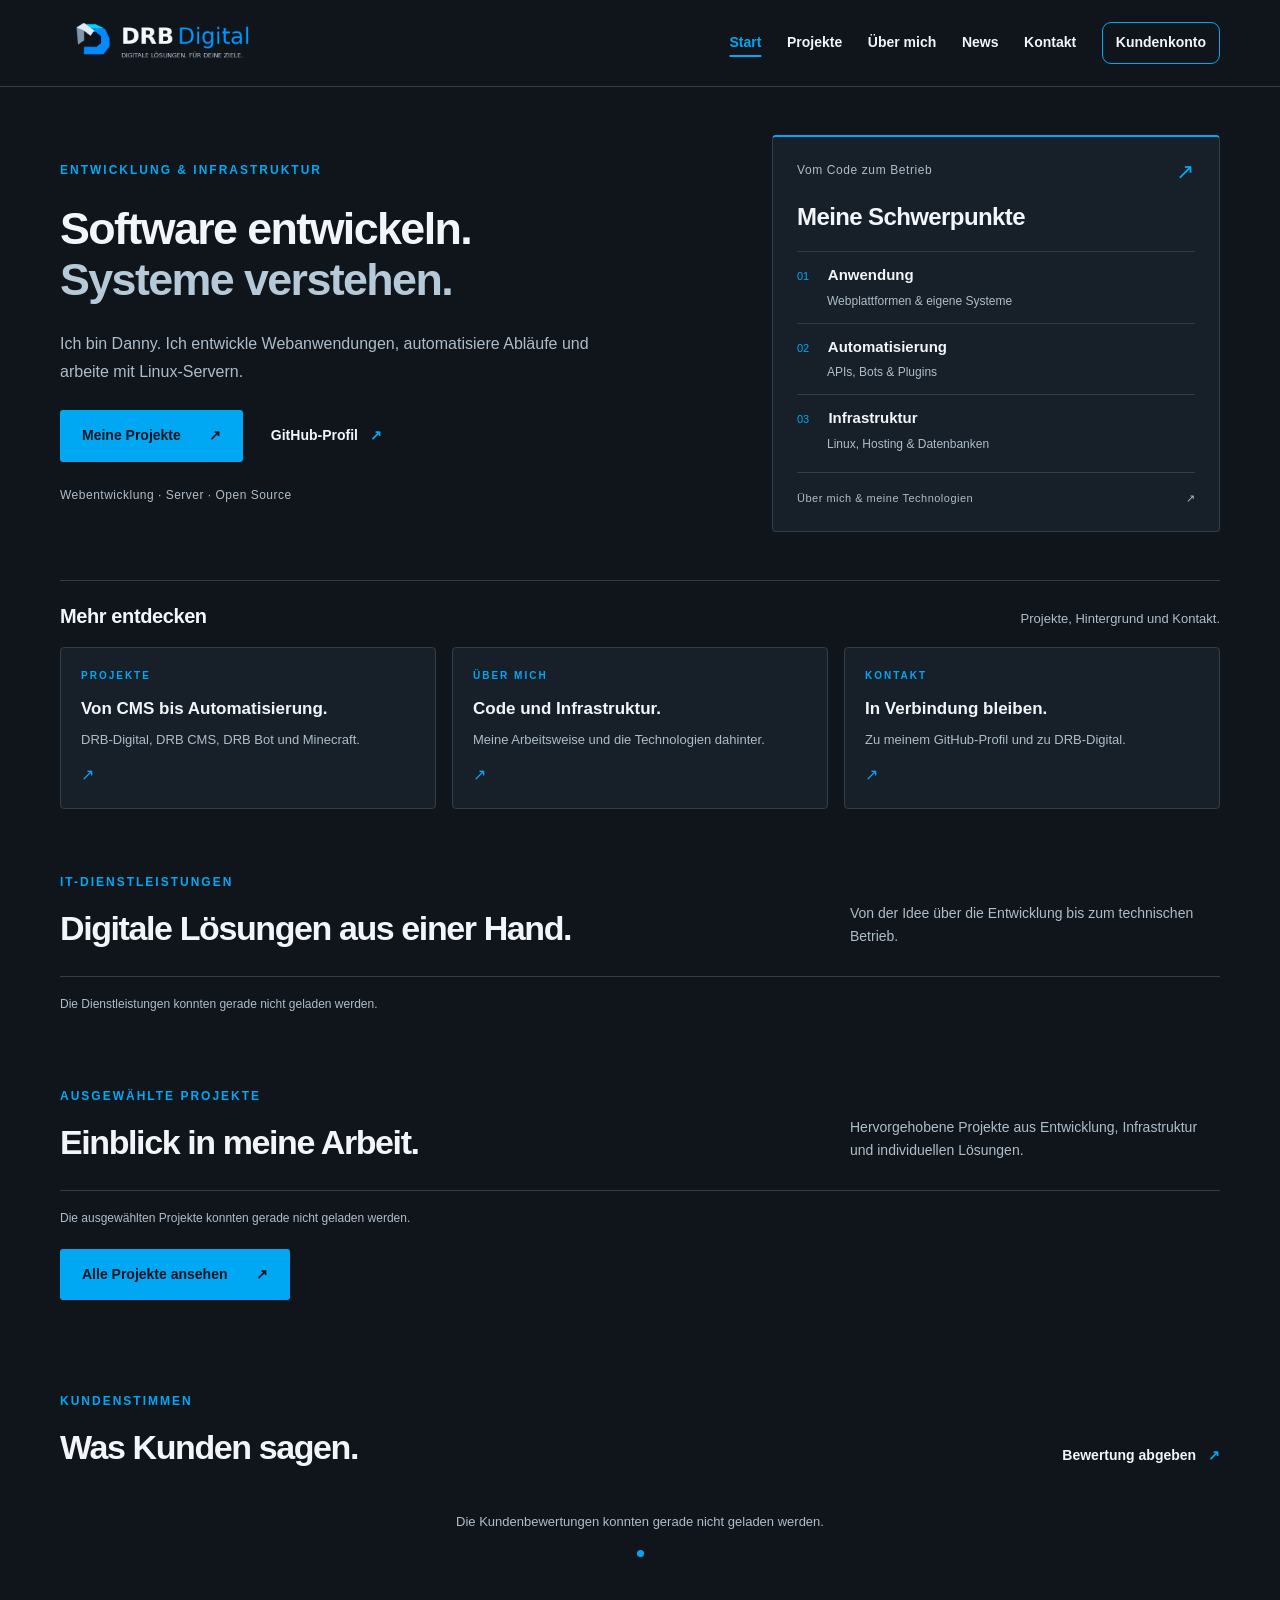
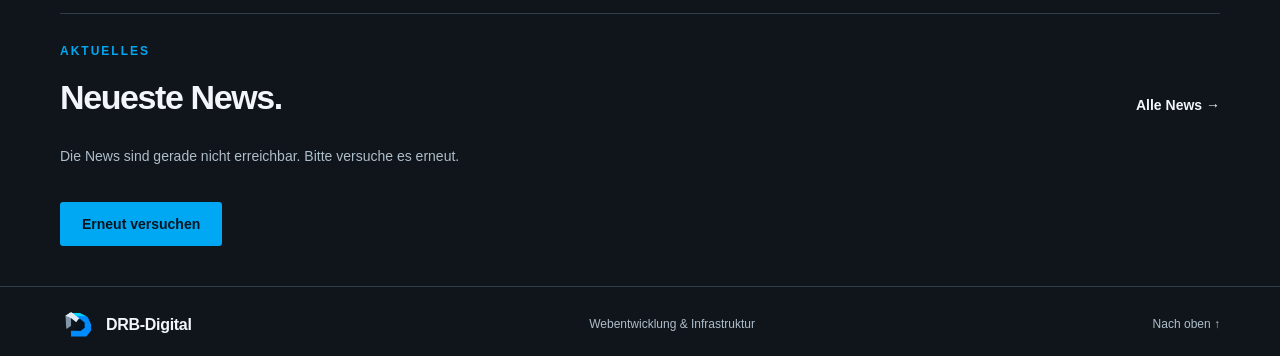
<file: index.html>
<!DOCTYPE html>
<html lang="de">
<head>
  <meta charset="UTF-8">
  <meta name="viewport" content="width=device-width, initial-scale=1">
  <meta name="description" content="Danny – Webentwicklung, Automatisierung und Linux-Infrastruktur. Projekte, Technologien und Kontakt.">
  <meta name="theme-color" content="#10151b">
  <title>Webentwicklung &amp; Infrastruktur — Danny</title>
  <link rel="icon" type="image/png" sizes="128x128" href="drb-digital-symbol-transparent-128px.png">
  <link rel="stylesheet" href="styles.css">
<style>
.home-services,.featured-projects{padding-top:24px;padding-bottom:48px}
.service-grid{display:grid;grid-template-columns:repeat(3,minmax(0,1fr));gap:16px}
.service-card{border:1px solid var(--line);border-radius:14px;background:var(--soft);padding:20px;cursor:pointer;transition:transform .18s ease,border-color .18s ease,background .18s ease}
.service-card:hover,.service-card:focus-visible{transform:translateY(-2px);border-color:var(--accent);outline:none}
.service-dialog{width:min(720px,calc(100% - 32px));max-height:85vh;overflow:auto;border:1px solid var(--line);border-radius:18px;background:#111a22;color:inherit;padding:0;box-shadow:0 24px 80px rgba(0,0,0,.45)}
.service-dialog::backdrop{background:rgba(4,9,14,.78);backdrop-filter:blur(4px)}
.service-dialog-inner{padding:28px}
.service-dialog-top{display:flex;align-items:flex-start;justify-content:space-between;gap:20px}
.service-dialog-top h2{margin:5px 0 0}
.service-dialog-close{border:1px solid var(--line);background:var(--soft);color:inherit;border-radius:999px;width:38px;height:38px;cursor:pointer;font-size:1.2rem}
.service-dialog-description{color:var(--body);line-height:1.7;margin:22px 0}
.service-dialog-section{margin-top:22px}
.service-dialog-section h3{margin:0 0 10px;font-size:1rem}
.service-tags{display:flex;flex-wrap:wrap;gap:8px}
.service-tags span{font-size:.78rem;padding:6px 9px;border:1px solid var(--line);border-radius:999px;color:var(--body)}
.service-features{margin:0;padding-left:20px;color:var(--body);line-height:1.8}
.service-dialog-footer{display:flex;align-items:center;justify-content:space-between;gap:16px;margin-top:28px;padding-top:20px;border-top:1px solid var(--line)}
.service-price{color:var(--body);font-size:.9rem}
.service-card .service-number{display:inline-block;margin-bottom:18px;color:var(--accent);font-size:.76rem;font-weight:700;letter-spacing:.08em}
.service-card h3{margin:0 0 9px}
.service-card p{margin:0;color:var(--body);line-height:1.6}
.featured-project-grid{display:grid;grid-template-columns:repeat(3,minmax(0,1fr));gap:16px}
.featured-project-card{display:flex;flex-direction:column;border:1px solid var(--line);border-radius:14px;background:var(--soft);padding:18px;min-height:210px}
.featured-project-card h3{margin:10px 0 8px}
.featured-project-card p{margin:0 0 14px;color:var(--body);line-height:1.55}
.featured-project-meta{display:flex;flex-wrap:wrap;gap:6px}
.featured-project-meta span{font-size:.7rem;padding:4px 7px;border:1px solid var(--line);border-radius:999px;color:var(--body)}
.featured-project-card .project-link{margin-top:auto}
.featured-project-footer{margin-top:20px}
@media(max-width:900px){.service-grid,.featured-project-grid{grid-template-columns:repeat(2,minmax(0,1fr))}}
@media(max-width:620px){.service-grid,.featured-project-grid{grid-template-columns:1fr}.service-dialog-inner{padding:20px}.service-dialog-footer{align-items:flex-start;flex-direction:column}}
</style>
<link rel="stylesheet" href="news.css">
<script src="news.js" defer></script>
</head>
<body id="top">
<div class="page-loader" id="page-loader" hidden aria-hidden="true">
  <div class="loader-content">
    <svg class="circuit" viewBox="0 0 360 240" fill="none" aria-hidden="true">
      <g class="circuit-traces">
        <path d="M0 45H80L115 80H140M0 120H140M0 195H80L115 160H140M360 45H280L245 80H220M360 120H220M360 195H280L245 160H220M155 0V80M205 0V80M155 240V160M205 240V160"/>
      </g>
      <g class="circuit-signals">
        <path pathLength="100" d="M0 45H80L115 80H140M0 120H140M0 195H80L115 160H140M360 45H280L245 80H220M360 120H220M360 195H280L245 160H220"/>
      </g>
      <rect class="chip" x="140" y="80" width="80" height="80" rx="10"/>
      <rect class="chip-inner" x="152" y="92" width="56" height="56" rx="5"/>
      <path class="chip-code" d="M172 110L161 120L172 130M188 110L199 120L188 130M184 106L176 134"/>
      <g class="circuit-nodes"><circle cx="80" cy="45" r="3"/><circle cx="80" cy="195" r="3"/><circle cx="280" cy="45" r="3"/><circle cx="280" cy="195" r="3"/></g>
    </svg>
    <p class="loader-name">Code. Systeme. Verbindungen.</p>
    <p class="loader-label">Willkommen bei DRB-Digital</p>
    <div class="loader-track"></div>
  </div>
</div>
<script src="loader.js"></script>
<a class="skip-link" href="#main">Zum Inhalt springen</a>
<header class="site-header"><div class="container header-inner">
<a class="brand brand-logo" href="index.html" aria-label="DRB-Digital – Startseite"><img src="drb-digital-transparent-600px.png" srcset="drb-digital-transparent-600px.png 600w, drb-digital-transparent-1200px.png 1200w" sizes="(max-width: 760px) 180px, 216px" width="600" height="200" alt="DRB Digital – Digitale Lösungen. Für deine Ziele."></a>
<nav aria-label="Hauptnavigation"><a href="index.html" aria-current="page">Start</a><a href="projekte.html">Projekte</a><a href="ueber-mich.html">Über mich</a><a href="news.html">News</a><a href="kontakt.html">Kontakt</a><a class="account-nav-link" href="konto.html">Kundenkonto</a></nav>
</div></header>
<main id="main">
<section class="hero container" id="start" aria-labelledby="hero-title">
<div class="hero-copy"><p class="eyebrow">Entwicklung & Infrastruktur</p>
<h1 id="hero-title">Software entwickeln.<br><span>Systeme verstehen.</span></h1>
<p class="lead">Ich bin Danny. Ich entwickle Webanwendungen, automatisiere Abläufe und arbeite mit Linux-Servern.</p>
<div class="actions"><a class="button primary" href="projekte.html">Meine Projekte <span aria-hidden="true">↗</span></a><a class="text-link" href="https://github.com/danny1984hb-de">GitHub-Profil <span aria-hidden="true">↗</span></a></div>
<p class="hero-note">Webentwicklung · Server · Open Source</p></div>
<aside class="focus-panel" aria-label="Meine Schwerpunkte"><div class="panel-top"><span>Vom Code zum Betrieb</span><span class="panel-mark" aria-hidden="true">↗</span></div><h2 class="panel-title">Meine Schwerpunkte</h2>
<dl class="focus-list"><div><dt><span aria-hidden="true">01</span> Anwendung</dt><dd>Webplattformen & eigene Systeme</dd></div><div><dt><span aria-hidden="true">02</span> Automatisierung</dt><dd>APIs, Bots & Plugins</dd></div><div><dt><span aria-hidden="true">03</span> Infrastruktur</dt><dd>Linux, Hosting & Datenbanken</dd></div></dl>
<a class="panel-bottom panel-link" href="ueber-mich.html">Über mich & meine Technologien <span aria-hidden="true">↗</span></a></aside>
</section>

<section class="container overview" aria-labelledby="overview-title"><div class="overview-heading"><h2 id="overview-title">Mehr entdecken</h2><p>Projekte, Hintergrund und Kontakt.</p></div><div class="overview-grid"><a href="projekte.html"><span class="eyebrow">Projekte</span><h3>Von CMS bis Automatisierung.</h3><p>DRB-Digital, DRB CMS, DRB Bot und Minecraft.</p><span class="overview-arrow" aria-hidden="true">↗</span></a><a href="ueber-mich.html"><span class="eyebrow">Über mich</span><h3>Code und Infrastruktur.</h3><p>Meine Arbeitsweise und die Technologien dahinter.</p><span class="overview-arrow" aria-hidden="true">↗</span></a><a href="kontakt.html"><span class="eyebrow">Kontakt</span><h3>In Verbindung bleiben.</h3><p>Zu meinem GitHub-Profil und zu DRB-Digital.</p><span class="overview-arrow" aria-hidden="true">↗</span></a></div></section>
<section class="container home-services" aria-labelledby="services-title">
<div class="section-header"><div><p class="eyebrow">IT-Dienstleistungen</p><h2 id="services-title">Digitale Lösungen aus einer Hand.</h2></div><p>Von der Idee über die Entwicklung bis zum technischen Betrieb.</p></div>
<div id="service-grid" class="service-grid" aria-live="polite"></div>
<p id="service-status" class="project-caption" role="status"></p>
<dialog id="service-dialog" class="service-dialog" aria-labelledby="service-dialog-title">
  <div class="service-dialog-inner">
    <div class="service-dialog-top">
      <div><p id="service-dialog-category" class="eyebrow"></p><h2 id="service-dialog-title"></h2></div>
      <button id="service-dialog-close" class="service-dialog-close" type="button" aria-label="Fenster schließen">×</button>
    </div>
    <p id="service-dialog-description" class="service-dialog-description"></p>
    <div id="service-features-wrap" class="service-dialog-section"><h3>Leistungen</h3><ul id="service-dialog-features" class="service-features"></ul></div>
    <div id="service-technologies-wrap" class="service-dialog-section"><h3>Technologien</h3><div id="service-dialog-technologies" class="service-tags"></div></div>
    <div class="service-dialog-footer"><span id="service-dialog-price" class="service-price"></span><a id="service-dialog-inquiry" class="button primary" href="kontakt.html">Anfrage senden <span aria-hidden="true">↗</span></a></div>
  </div>
</dialog>
</section>
<section class="container featured-projects" aria-labelledby="featured-projects-title">
<div class="section-header"><div><p class="eyebrow">Ausgewählte Projekte</p><h2 id="featured-projects-title">Einblick in meine Arbeit.</h2></div><p>Hervorgehobene Projekte aus Entwicklung, Infrastruktur und individuellen Lösungen.</p></div>
<div id="featured-project-grid" class="featured-project-grid" aria-live="polite"></div>
<p id="featured-project-status" class="project-caption" role="status"></p>
<div class="featured-project-footer"><a class="button primary" href="projekte.html">Alle Projekte ansehen <span aria-hidden="true">↗</span></a></div>
</section>
<section class="container testimonials-section" aria-labelledby="testimonials-title">
<div class="section-header"><div><p class="eyebrow">Kundenstimmen</p><h2 id="testimonials-title">Was Kunden sagen.</h2></div><div class="testimonial-actions"><a class="text-link" href="bewertung.html">Bewertung abgeben <span aria-hidden="true">↗</span></a></div></div>
<div class="testimonial-shell">
<button class="testimonial-nav testimonial-prev" type="button" aria-label="Vorherige Bewertung">‹</button>
<div class="testimonial-viewport"><div id="testimonial-track" class="testimonial-track" aria-live="polite"></div></div>
<button class="testimonial-nav testimonial-next" type="button" aria-label="Nächste Bewertung">›</button>
</div>
<p id="testimonial-status" class="testimonial-status" role="status"></p>
<div id="testimonial-dots" class="testimonial-dots" aria-label="Bewertungen auswählen"></div>
</section>
<section class="container home-news" aria-labelledby="home-news-title">
<div class="section-header"><div><p class="eyebrow">Aktuelles</p><h2 id="home-news-title">Neueste News.</h2></div><a class="text-link" href="news.html">Alle News →</a></div>
<p id="news-status" role="status" aria-live="polite"></p>
<div id="news-list" class="news-grid" data-limit="3" aria-busy="false"></div>
<button id="news-retry" class="button primary news-retry" type="button" hidden>Erneut versuchen</button>
<noscript><p>Bitte aktiviere JavaScript, um aktuelle News anzuzeigen.</p></noscript>
</section>
</main>
<footer class="site-footer"><div class="container footer-inner"><a class="brand brand-footer" href="index.html" aria-label="DRB-Digital – Startseite"><img src="drb-digital-symbol-transparent-128px.png" width="36" height="36" alt=""><span>DRB-Digital</span></a><p>Webentwicklung & Infrastruktur</p><a href="#top">Nach oben <span aria-hidden="true">↑</span></a></div></footer>
<script>
(() => {
 const endpoint='https://github.drb-digital.de/drb-testimonials/api/public';
 const track=document.getElementById('testimonial-track'), status=document.getElementById('testimonial-status'), dots=document.getElementById('testimonial-dots');
 const prev=document.querySelector('.testimonial-prev'), next=document.querySelector('.testimonial-next');
 let items=[], index=0, timer;
 const sourceLabel=s=>s==='google'?'Google-Bewertung':s==='customer'?'Kundenbewertung':'Direkte Bewertung';
 const esc=s=>String(s??'').replace(/[&<>"']/g,m=>({'&':'&amp;','<':'&lt;','>':'&gt;','"':'&quot;',"'":'&#039;'}[m]));
 const perView=()=>innerWidth<=760?1:2;
 function render(){
   const count=perView(), max=Math.max(0,items.length-count); index=Math.min(index,max);
   track.innerHTML=items.map(x=>`<article class="testimonial-card"><div class="testimonial-top"><span class="testimonial-stars" aria-label="${x.rating} von 5 Sternen">${'★'.repeat(x.rating)}${'☆'.repeat(5-x.rating)}</span><span class="testimonial-source">${esc(sourceLabel(x.source))}</span></div><blockquote>“${esc(x.content)}”</blockquote><footer><strong>${esc(x.name)}</strong>${x.company?`<span>${esc(x.company)}</span>`:''}</footer></article>`).join('');
   track.style.transform=`translateX(calc(-${index} * ((100% - ${(count-1)*16}px) / ${count} + 16px)))`;
   const pages=max+1; dots.innerHTML=Array.from({length:pages},(_,i)=>`<button type="button" aria-label="Bewertung ${i+1}" class="${i===index?'active':''}" data-i="${i}"></button>`).join('');
   prev.disabled=index===0; next.disabled=index>=max;
 }
 function move(n){const max=Math.max(0,items.length-perView());index=index+n>max?0:index+n<0?max:index+n;render();restart()}
 function restart(){clearInterval(timer);if(items.length>perView())timer=setInterval(()=>move(1),6500)}
 prev.addEventListener('click',()=>move(-1));next.addEventListener('click',()=>move(1));
 dots.addEventListener('click',e=>{if(e.target.dataset.i!==undefined){index=Number(e.target.dataset.i);render();restart()}});
 addEventListener('resize',render);
 fetch(endpoint,{headers:{Accept:'application/json'}}).then(r=>{if(!r.ok)throw new Error();return r.json()}).then(j=>{items=Array.isArray(j.data)?j.data:[];if(!items.length){status.textContent='Noch keine freigegebenen Bewertungen vorhanden.';prev.hidden=next.hidden=true;return}status.textContent='';render();restart()}).catch(()=>{status.textContent='Die Kundenbewertungen konnten gerade nicht geladen werden.';prev.hidden=next.hidden=true});
})();
</script>
<script>
(() => {
 const endpoint='https://github.drb-digital.de/drb-services/api/public';
 const grid=document.getElementById('service-grid'),status=document.getElementById('service-status');
 const dialog=document.getElementById('service-dialog'),close=document.getElementById('service-dialog-close');
 const title=document.getElementById('service-dialog-title'),category=document.getElementById('service-dialog-category');
 const description=document.getElementById('service-dialog-description'),features=document.getElementById('service-dialog-features');
 const technologies=document.getElementById('service-dialog-technologies'),price=document.getElementById('service-dialog-price');
 const inquiry=document.getElementById('service-dialog-inquiry'),featuresWrap=document.getElementById('service-features-wrap');
 const technologiesWrap=document.getElementById('service-technologies-wrap');
 const esc=(v='')=>String(v).replace(/[&<>"']/g,m=>({'&':'&amp;','<':'&lt;','>':'&gt;','"':'&quot;',"'":'&#039;'}[m]));
 let services=[];
 function openService(i){
   const s=services[i]; if(!s)return;
   title.textContent=s.title||'Dienstleistung';
   category.textContent=s.category||'IT-Dienstleistung';
   description.textContent=s.description||s.summary||'';
   const f=Array.isArray(s.features)?s.features:[];
   features.innerHTML=f.map(x=>'<li>'+esc(x)+'</li>').join('');
   featuresWrap.hidden=!f.length;
   const t=Array.isArray(s.technologies)?s.technologies:[];
   technologies.innerHTML=t.map(x=>'<span>'+esc(x)+'</span>').join('');
   technologiesWrap.hidden=!t.length;
   price.textContent=s.price_note||'Individuelles Angebot';
   inquiry.href=s.inquiry_url||'kontakt.html';
   dialog.showModal();
 }
 fetch(endpoint,{headers:{Accept:'application/json'}})
  .then(r=>{if(!r.ok)throw new Error();return r.json()})
  .then(j=>{
   services=(Array.isArray(j.data)?j.data:[]).filter(s=>Number(s.is_featured)===1||s.is_featured===true);
   if(!services.length){status.textContent='Aktuell sind keine Dienstleistungen für die Startseite freigegeben.';return}
   grid.innerHTML=services.map((s,i)=>'<article class="service-card" tabindex="0" role="button" data-service="'+i+'" aria-label="'+esc((s.title||'Dienstleistung')+' – Details anzeigen')+'"><span class="service-number">'+String(i+1).padStart(2,'0')+'</span><h3>'+esc(s.title||'Dienstleistung')+'</h3><p>'+esc(s.summary||'')+'</p></article>').join('');
   status.textContent='';
  })
  .catch(()=>{status.textContent='Die Dienstleistungen konnten gerade nicht geladen werden.'});
 grid.addEventListener('click',e=>{const card=e.target.closest('[data-service]');if(card)openService(Number(card.dataset.service))});
 grid.addEventListener('keydown',e=>{if((e.key==='Enter'||e.key===' ')&&e.target.matches('[data-service]')){e.preventDefault();openService(Number(e.target.dataset.service))}});
 close.addEventListener('click',()=>dialog.close());
 dialog.addEventListener('click',e=>{if(e.target===dialog)dialog.close()});
})();
</script>
<script>
(() => {
 const endpoint='https://github.drb-digital.de/drb-projects/api/public';
 const grid=document.getElementById('featured-project-grid'),status=document.getElementById('featured-project-status');
 const esc=(v='')=>String(v).replace(/[&<>"']/g,m=>({'&':'&amp;','<':'&lt;','>':'&gt;','"':'&quot;',"'":'&#039;'}[m]));
 const typeLabel=t=>({own:'Eigenes Projekt',client:'Kundenprojekt',customer:'Kundenprojekt',reference:'Referenz'})[t]||t||'Projekt';
 fetch(endpoint,{headers:{Accept:'application/json'}})
  .then(r=>{if(!r.ok)throw new Error();return r.json()})
  .then(j=>{
   const projects=(Array.isArray(j.data)?j.data:[]).filter(p=>Number(p.is_featured)===1||p.is_featured===true).slice(0,6);
   if(!projects.length){status.textContent='Aktuell sind keine Projekte hervorgehoben.';return}
   grid.innerHTML=projects.map(p=>{
    const tech=Array.isArray(p.technologies)?p.technologies.slice(0,3):[];
    const meta=[p.category,typeLabel(p.type),...tech].filter(Boolean).map(x=>'<span>'+esc(x)+'</span>').join('');
    return '<article class="featured-project-card"><div class="featured-project-meta">'+meta+'</div><h3>'+esc(p.title||'Projekt')+'</h3><p>'+esc(p.summary||'')+'</p><a class="project-link" href="projekte.html">Projekt ansehen <span aria-hidden="true">↗</span></a></article>';
   }).join('');
   status.textContent='';
  })
  .catch(()=>{status.textContent='Die ausgewählten Projekte konnten gerade nicht geladen werden.'});
})();
</script>
</body>
</html>
</file>
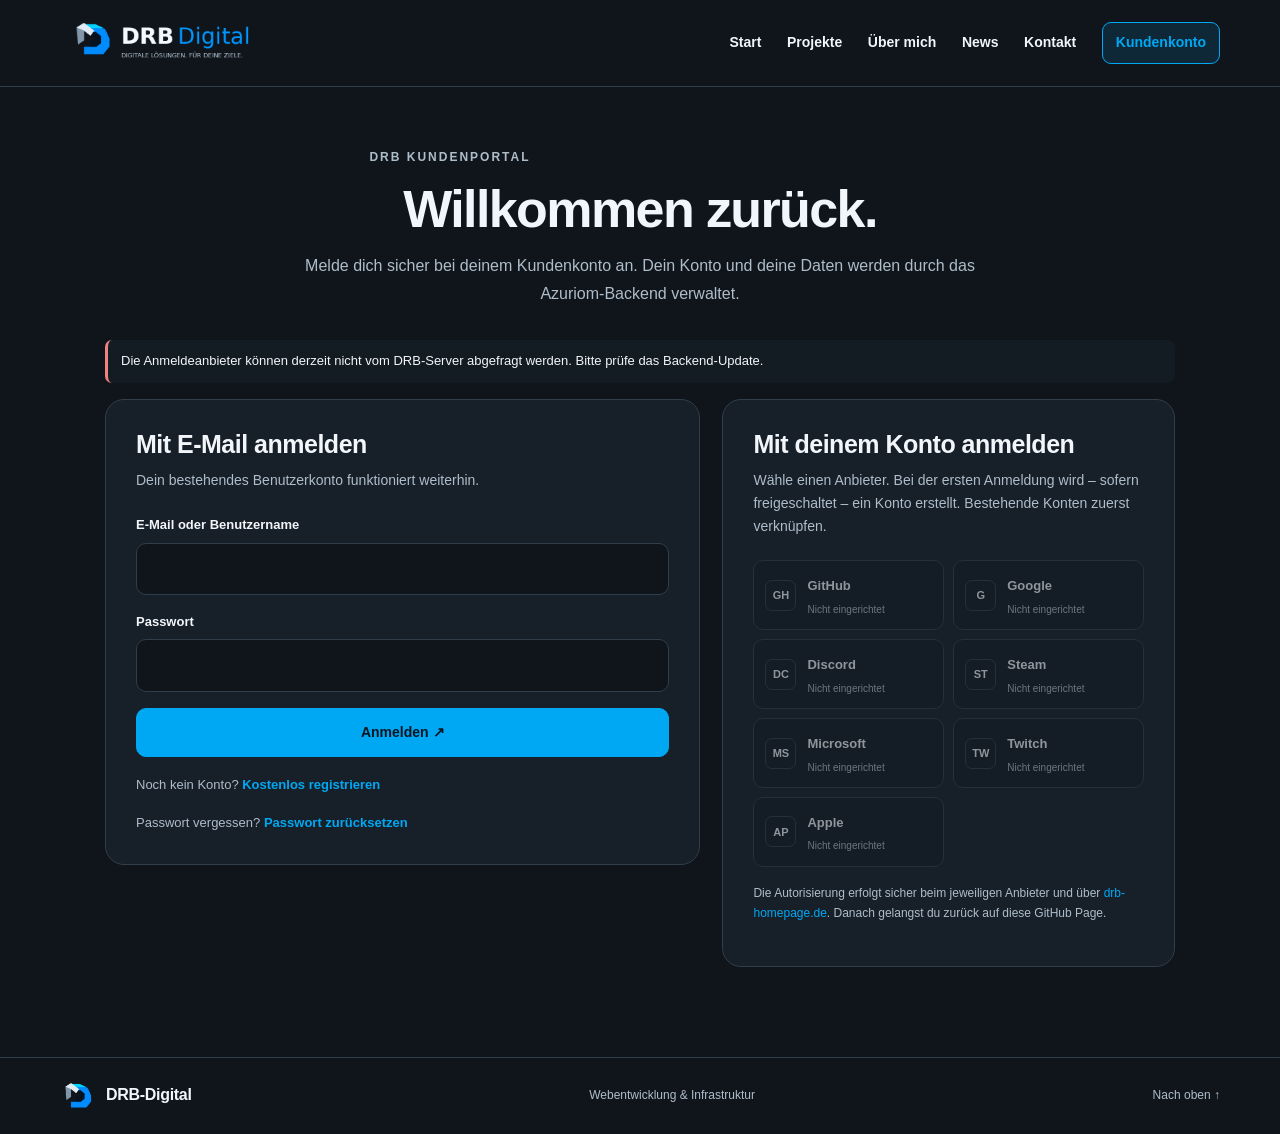
<file: anmelden.html>
<!DOCTYPE html>
<html lang="de">
<head>
<meta charset="UTF-8"><meta name="viewport" content="width=device-width, initial-scale=1">
<meta name="description" content="Melde dich mit E-Mail oder GitHub, Google, Discord, Steam, Microsoft, Twitch oder Apple im DRB Kundenkonto an."><meta name="theme-color" content="#10151b">
<meta name="referrer" content="no-referrer">
<meta http-equiv="Content-Security-Policy" content="default-src 'none'; script-src 'self'; style-src 'self'; img-src 'self' data:; font-src 'self'; connect-src https://drb-homepage.de; form-action 'self'; base-uri 'none'; object-src 'none'; upgrade-insecure-requests">
<title>Anmelden – DRB-Digital</title>
<link rel="icon" type="image/png" sizes="128x128" href="drb-digital-symbol-transparent-128px.png">
<link rel="stylesheet" href="styles.css"><link rel="stylesheet" href="drb-auth.css">
<script src="drb-auth.js" defer></script>
</head>
<body id="top" data-drb-page="login"><a class="skip-link" href="#main">Zum Inhalt springen</a>
<header class="site-header"><div class="container header-inner">
<a class="brand brand-logo" href="index.html" aria-label="DRB-Digital – Startseite"><img src="drb-digital-transparent-600px.png" srcset="drb-digital-transparent-600px.png 600w, drb-digital-transparent-1200px.png 1200w" sizes="(max-width: 760px) 180px, 216px" width="600" height="200" alt="DRB Digital"></a>
<nav aria-label="Hauptnavigation"><a href="index.html">Start</a><a href="projekte.html">Projekte</a><a href="ueber-mich.html">Über mich</a><a href="news.html">News</a><a href="kontakt.html">Kontakt</a><a class="account-nav-link" href="konto.html" aria-current="page">Kundenkonto</a></nav></div></header>
<main id="main" class="container"><div class="auth-layout">
<section class="auth-head"><p class="eyebrow">DRB Kundenportal</p><h1>Willkommen zurück.</h1><p>Melde dich sicher bei deinem Kundenkonto an. Dein Konto und deine Daten werden durch das Azuriom-Backend verwaltet.</p></section>
<p class="auth-message" id="auth-status" hidden></p>
<div class="auth-columns">
<section class="auth-panel" aria-labelledby="login-title"><h2 id="login-title">Mit E-Mail anmelden</h2><p class="intro">Dein bestehendes Benutzerkonto funktioniert weiterhin.</p>
<form class="auth-form" id="login-form" autocomplete="on">
<div class="auth-field"><label for="login">E-Mail oder Benutzername</label><input id="login" name="login" type="text" autocomplete="username" maxlength="190" required></div>
<div class="auth-field"><label for="password">Passwort</label><input id="password" name="password" type="password" autocomplete="current-password" maxlength="4096" required></div>
<button class="auth-primary" type="submit">Anmelden ↗</button>
</form>
<p class="auth-helper">Noch kein Konto? <a href="registrieren.html">Kostenlos registrieren</a></p>
<p class="auth-helper">Passwort vergessen? <a href="https://drb-homepage.de/user/password/reset">Passwort zurücksetzen</a></p>
</section>
<aside class="auth-panel" aria-labelledby="social-title"><h2 id="social-title">Mit deinem Konto anmelden</h2><p class="intro">Wähle einen Anbieter. Bei der ersten Anmeldung wird – sofern freigeschaltet – ein Konto erstellt. Bestehende Konten zuerst verknüpfen.</p>
<div class="auth-provider-grid" aria-label="Social Login Anbieter">
<a class="auth-provider" data-social="github" href="anmelden.html?provider=github" aria-label="Mit GitHub anmelden"><span aria-hidden="true">GH</span><span><strong>GitHub</strong><small>Verfügbarkeit wird geprüft</small></span></a>
<a class="auth-provider" data-social="google" href="anmelden.html?provider=google" aria-label="Mit Google anmelden"><span aria-hidden="true">G</span><span><strong>Google</strong><small>Verfügbarkeit wird geprüft</small></span></a>
<a class="auth-provider" data-social="discord" href="anmelden.html?provider=discord" aria-label="Mit Discord anmelden"><span aria-hidden="true">DC</span><span><strong>Discord</strong><small>Verfügbarkeit wird geprüft</small></span></a>
<a class="auth-provider" data-social="steam" href="anmelden.html?provider=steam" aria-label="Mit Steam anmelden"><span aria-hidden="true">ST</span><span><strong>Steam</strong><small>Verfügbarkeit wird geprüft</small></span></a>
<a class="auth-provider" data-social="microsoft" href="anmelden.html?provider=microsoft" aria-label="Mit Microsoft anmelden"><span aria-hidden="true">MS</span><span><strong>Microsoft</strong><small>Verfügbarkeit wird geprüft</small></span></a>
<a class="auth-provider" data-social="twitch" href="anmelden.html?provider=twitch" aria-label="Mit Twitch anmelden"><span aria-hidden="true">TW</span><span><strong>Twitch</strong><small>Verfügbarkeit wird geprüft</small></span></a>
<a class="auth-provider" data-social="apple" href="anmelden.html?provider=apple" aria-label="Mit Apple anmelden"><span aria-hidden="true">AP</span><span><strong>Apple</strong><small>Verfügbarkeit wird geprüft</small></span></a>
</div>
<p class="auth-note">Die Autorisierung erfolgt sicher beim jeweiligen Anbieter und über <a href="https://drb-homepage.de">drb-homepage.de</a>. Danach gelangst du zurück auf diese GitHub Page.</p>
</aside>
</div></div></main>
<footer class="site-footer"><div class="container footer-inner"><a class="brand brand-footer" href="index.html"><img src="drb-digital-symbol-transparent-128px.png" width="36" height="36" alt=""><span>DRB-Digital</span></a><p>Webentwicklung &amp; Infrastruktur</p><a href="#top">Nach oben ↑</a></div></footer>
</body></html>
</file>
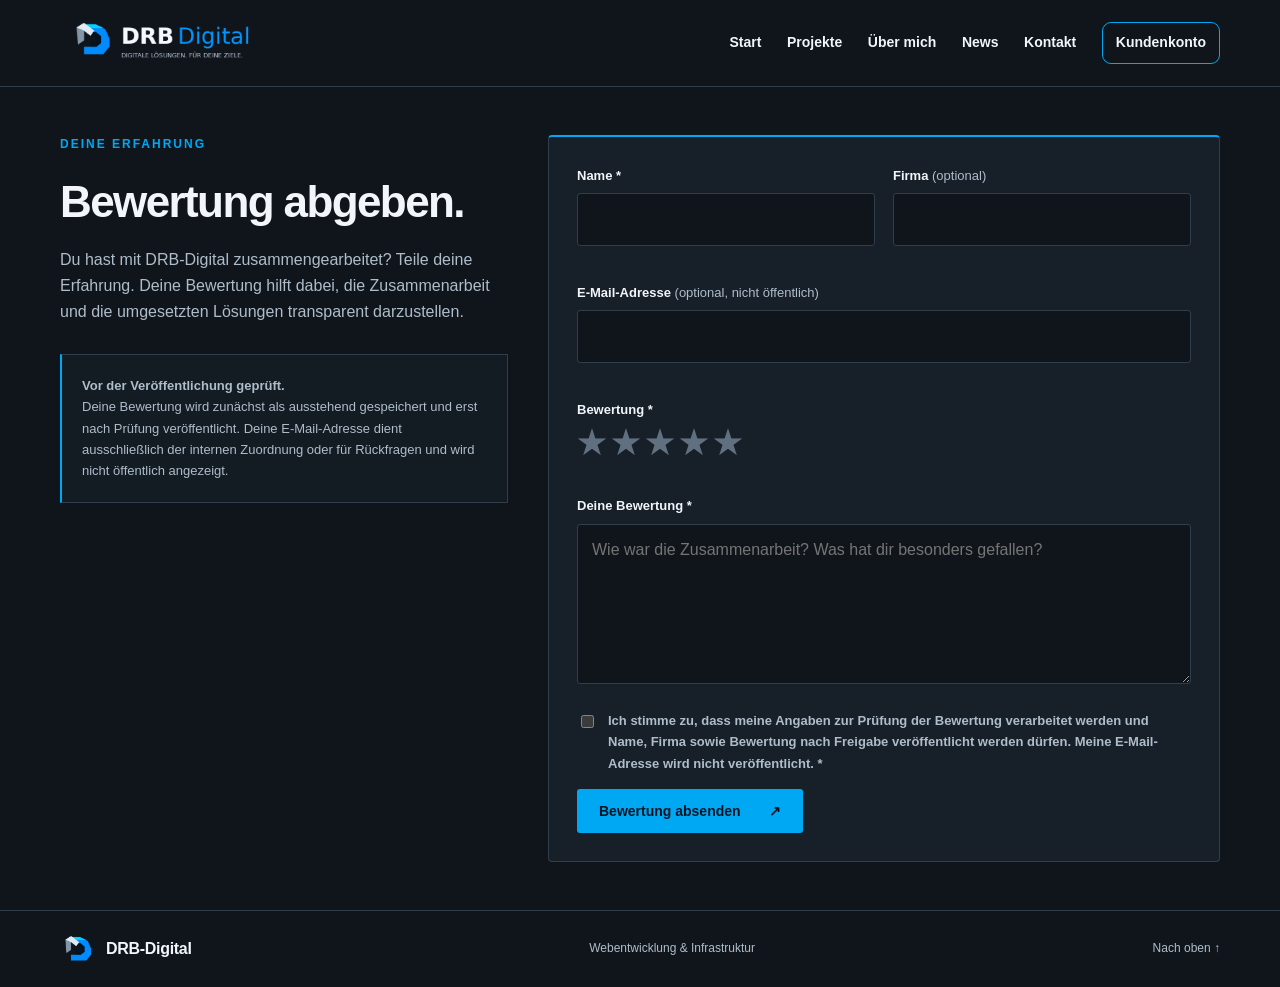
<file: bewertung.html>
<!DOCTYPE html>
<html lang="de">
<head>
  <meta charset="UTF-8">
  <meta name="viewport" content="width=device-width, initial-scale=1">
  <meta name="description" content="Bewerte deine Zusammenarbeit mit DRB-Digital. Deine Bewertung wird vor der Veröffentlichung geprüft.">
  <meta name="theme-color" content="#10151b">
  <title>Bewertung abgeben — DRB-Digital</title>
  <link rel="icon" type="image/png" sizes="128x128" href="drb-digital-symbol-transparent-128px.png">
  <link rel="stylesheet" href="styles.css">
  <style>
    .review-page{padding-block:48px}
    .review-layout{display:grid;grid-template-columns:.8fr 1.2fr;gap:40px;align-items:start}
    .review-intro h1{font-size:clamp(32px,3.5vw,44px);margin-bottom:20px}
    .review-intro>p:not(.eyebrow){color:var(--body);max-width:480px}
    .review-note{margin-top:28px;padding:20px;border:1px solid var(--line);border-left:2px solid var(--accent);background:var(--soft);font-size:13px;color:var(--body)}
    .review-form{background:var(--white);border:1px solid var(--line);border-top:2px solid var(--accent);border-radius:4px;padding:28px}
    .form-grid{display:grid;grid-template-columns:1fr 1fr;gap:18px}
    .field{margin-bottom:18px}.field.full{grid-column:1/-1}
    label,.field-label{display:block;font-size:13px;font-weight:650;margin-bottom:7px}
    .optional{font-weight:400;color:var(--body)}
    input,textarea{width:100%;border:1px solid var(--line);border-radius:3px;background:var(--paper);color:var(--ink);padding:12px 14px;font:inherit}
    textarea{min-height:160px;resize:vertical}
    input:focus,textarea:focus{outline:2px solid var(--accent);outline-offset:2px;border-color:transparent}
    .stars{display:flex;flex-direction:row-reverse;justify-content:flex-end;gap:5px}
    .stars input{position:absolute;opacity:0;pointer-events:none;width:1px}
    .stars label{cursor:pointer;font-size:32px;line-height:1;color:#607080;margin:0}
    .stars label:hover,.stars label:hover~label,.stars input:checked~label{color:#ffc400}
    .consent{display:flex;gap:11px;align-items:flex-start;color:var(--body);font-size:13px}
    .consent input{width:auto;margin-top:5px;accent-color:var(--accent)}
    .review-form .button{border:0;cursor:pointer;margin-top:8px}
    .review-form .button:disabled{opacity:.55;cursor:not-allowed}
    .form-status{margin:18px 0 0;padding:12px 14px;border:1px solid var(--line);border-radius:3px;font-size:13px}
    .form-status.success{border-color:#278b61}.form-status.error{border-color:#b94a4a}
    .hp{position:absolute!important;left:-10000px!important;width:1px!important;height:1px!important;overflow:hidden!important}
    @media(max-width:760px){.review-page{padding-block:32px}.review-layout{grid-template-columns:1fr;gap:26px}.review-form{padding:22px}.form-grid{grid-template-columns:1fr}.field.full{grid-column:auto}}
  </style>
</head>
<body id="top">
<a class="skip-link" href="#main">Zum Inhalt springen</a>

<header class="site-header">
  <div class="container header-inner">
    <a class="brand brand-logo" href="index.html" aria-label="DRB-Digital – Startseite">
      <img src="drb-digital-transparent-600px.png"
           srcset="drb-digital-transparent-600px.png 600w, drb-digital-transparent-1200px.png 1200w"
           sizes="(max-width: 760px) 180px, 216px" width="600" height="200"
           alt="DRB Digital – Digitale Lösungen. Für deine Ziele.">
    </a>
    <nav aria-label="Hauptnavigation">
      <a href="index.html">Start</a>
      <a href="projekte.html">Projekte</a>
      <a href="ueber-mich.html">Über mich</a>
      <a href="news.html">News</a>
      <a href="kontakt.html">Kontakt</a>
    <a class="account-nav-link" href="konto.html">Kundenkonto</a></nav>
  </div>
</header>

<main id="main">
<section class="container review-page">
  <div class="review-layout">
    <div class="review-intro">
      <p class="eyebrow">Deine Erfahrung</p>
      <h1>Bewertung abgeben.</h1>
      <p>Du hast mit DRB-Digital zusammengearbeitet? Teile deine Erfahrung. Deine Bewertung hilft dabei, die Zusammenarbeit und die umgesetzten Lösungen transparent darzustellen.</p>
      <div class="review-note">
        <strong>Vor der Veröffentlichung geprüft.</strong><br>
        Deine Bewertung wird zunächst als ausstehend gespeichert und erst nach Prüfung veröffentlicht.
        Deine E-Mail-Adresse dient ausschließlich der internen Zuordnung oder für Rückfragen und wird nicht öffentlich angezeigt.
      </div>
    </div>

    <form class="review-form" id="review-form" novalidate>
      <div class="form-grid">
        <div class="field">
          <label for="name">Name *</label>
          <input id="name" name="name" type="text" maxlength="120" autocomplete="name" required>
        </div>

        <div class="field">
          <label for="company">Firma <span class="optional">(optional)</span></label>
          <input id="company" name="company" type="text" maxlength="150" autocomplete="organization">
        </div>

        <div class="field full">
          <label for="email">E-Mail-Adresse <span class="optional">(optional, nicht öffentlich)</span></label>
          <input id="email" name="email" type="email" maxlength="190" autocomplete="email">
        </div>

        <div class="field full">
          <span class="field-label">Bewertung *</span>
          <div class="stars" role="radiogroup" aria-label="Sternebewertung">
            <input type="radio" id="star5" name="rating" value="5" required><label for="star5" title="5 Sterne">★</label>
            <input type="radio" id="star4" name="rating" value="4"><label for="star4" title="4 Sterne">★</label>
            <input type="radio" id="star3" name="rating" value="3"><label for="star3" title="3 Sterne">★</label>
            <input type="radio" id="star2" name="rating" value="2"><label for="star2" title="2 Sterne">★</label>
            <input type="radio" id="star1" name="rating" value="1"><label for="star1" title="1 Stern">★</label>
          </div>
        </div>

        <div class="field full">
          <label for="content">Deine Bewertung *</label>
          <textarea id="content" name="content" minlength="10" maxlength="3000" required
                    placeholder="Wie war die Zusammenarbeit? Was hat dir besonders gefallen?"></textarea>
        </div>
      </div>

      <div class="hp" aria-hidden="true">
        <label for="website">Website</label>
        <input id="website" name="website" type="text" tabindex="-1" autocomplete="off">
      </div>

      <label class="consent">
        <input type="checkbox" name="consent" value="1" required>
        <span>Ich stimme zu, dass meine Angaben zur Prüfung der Bewertung verarbeitet werden und Name, Firma sowie Bewertung nach Freigabe veröffentlicht werden dürfen. Meine E-Mail-Adresse wird nicht veröffentlicht. *</span>
      </label>

      <button class="button primary" id="submit-review" type="submit">
        Bewertung absenden <span aria-hidden="true">↗</span>
      </button>
      <p class="form-status" id="form-status" role="status" aria-live="polite" hidden></p>
    </form>
  </div>
</section>
</main>

<footer class="site-footer">
  <div class="container footer-inner">
    <a class="brand brand-footer" href="index.html" aria-label="DRB-Digital – Startseite">
      <img src="drb-digital-symbol-transparent-128px.png" width="36" height="36" alt="">
      <span>DRB-Digital</span>
    </a>
    <p>Webentwicklung & Infrastruktur</p>
    <a href="#top">Nach oben <span aria-hidden="true">↑</span></a>
  </div>
</footer>

<script>
(() => {
  const form = document.getElementById('review-form');
  const button = document.getElementById('submit-review');
  const status = document.getElementById('form-status');

  // Öffentlicher Endpunkt aus DRB Kundenbewertungen v1.2.0.
  const endpoint = 'https://github.drb-digital.de/drb-testimonials/api/submit';

  const showStatus = (message, type) => {
    status.textContent = message;
    status.className = 'form-status ' + type;
    status.hidden = false;
  };

  form.addEventListener('submit', async (event) => {
    event.preventDefault();
    status.hidden = true;

    if (!form.reportValidity()) return;

    const data = new FormData(form);
    const payload = {
      name: data.get('name'),
      company: data.get('company') || null,
      email: data.get('email') || null,
      rating: Number(data.get('rating')),
      content: data.get('content'),
      consent: data.get('consent') === '1',
      website: data.get('website') || ''
    };

    button.disabled = true;

    try {
      const response = await fetch(endpoint, {
        method: 'POST',
        headers: {
          'Content-Type': 'application/json',
          'Accept': 'application/json'
        },
        body: JSON.stringify(payload)
      });

      const result = await response.json().catch(() => ({}));

      if (!response.ok) {
        throw new Error(result.message || 'Die Bewertung konnte nicht gesendet werden.');
      }

      showStatus(
        result.message || 'Vielen Dank. Deine Bewertung wurde übermittelt und wartet auf Freigabe.',
        'success'
      );
      form.reset();
    } catch (error) {
      showStatus(
        error.message || 'Beim Senden ist ein Fehler aufgetreten. Bitte versuche es später erneut.',
        'error'
      );
    } finally {
      button.disabled = false;
    }
  });
})();
</script>
</body>
</html>
</file>
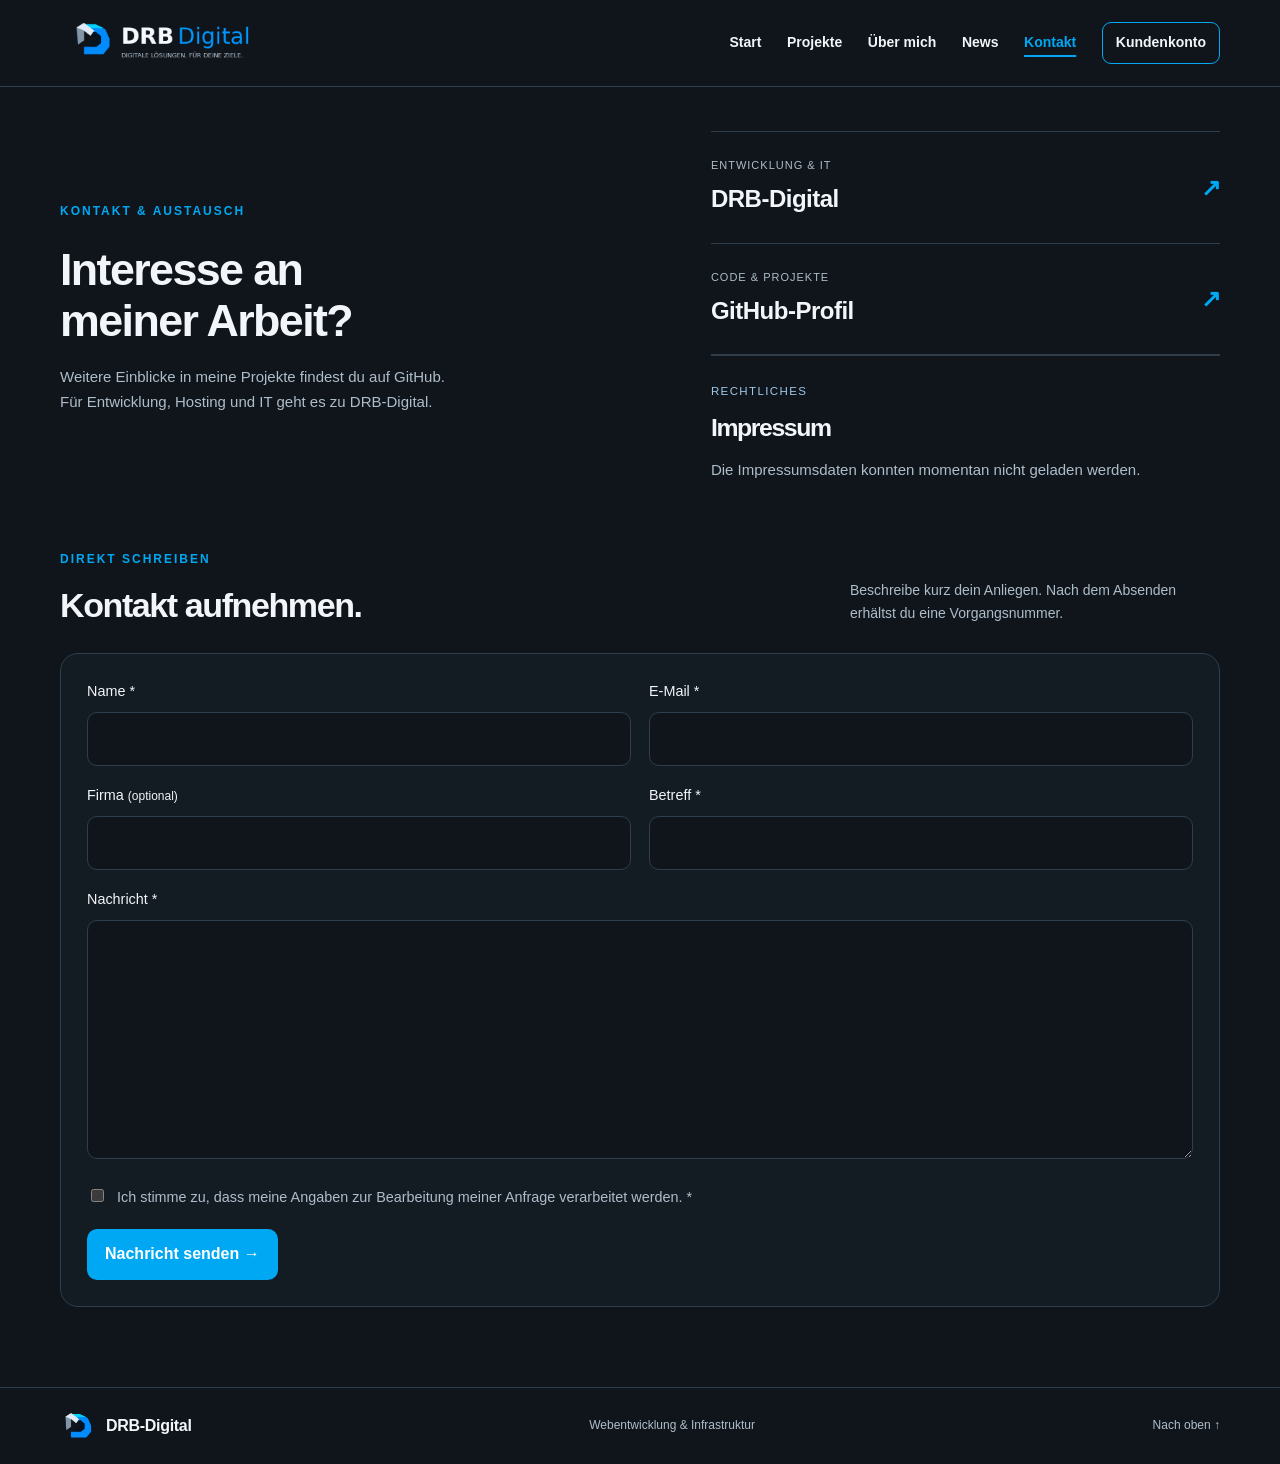
<file: kontakt.html>
<!DOCTYPE html>
<html lang="de">
<head>
  <meta charset="UTF-8">
  <meta name="viewport" content="width=device-width, initial-scale=1">
  <meta name="description" content="Mehr über Dannys Arbeit erfahren: GitHub-Profil und DRB-Digital für Entwicklung, Hosting und IT.">
  <meta name="theme-color" content="#10151b">
  <title>Kontakt — Danny</title>
  <link rel="icon" type="image/png" sizes="128x128" href="drb-digital-symbol-transparent-128px.png">
  <link rel="stylesheet" href="styles.css">
  <style>
    .imprint-block{border-top:1px solid var(--line);padding:26px 0 4px}
    .imprint-block small{display:block;color:#9fc7e8;text-transform:uppercase;letter-spacing:.12em;font-size:.72rem;margin-bottom:12px}
    .imprint-block h2{font-size:1.55rem;margin:0 0 14px;color:var(--ink)}
    .imprint-data{color:var(--body);line-height:1.7;margin:0}
    .imprint-data a{color:inherit;text-decoration:none}.imprint-data a:hover{color:var(--accent)}
    .imprint-extra{white-space:pre-line;margin-top:12px}
    .contact-form-section{padding-top:20px;padding-bottom:80px}
    .contact-form{border:1px solid var(--line);background:var(--soft);border-radius:18px;padding:26px}
    .contact-form-grid{display:grid;grid-template-columns:1fr 1fr;gap:18px}
    .contact-form label>span{display:block;color:var(--ink);font-size:.9rem;margin-bottom:8px}
    .contact-form input[type="text"],.contact-form input[type="email"],.contact-form textarea{width:100%;box-sizing:border-box;border:1px solid var(--line);border-radius:10px;background:var(--paper);color:var(--ink);padding:13px 14px;font:inherit;outline:none}
    .contact-form textarea{resize:vertical;min-height:170px}
    .contact-form input:focus,.contact-form textarea:focus{border-color:var(--accent)}
    .contact-message{display:block;margin-top:18px}
    .contact-consent{display:flex;gap:10px;align-items:flex-start;margin-top:18px;color:var(--body)}
    .contact-consent>span{margin:0!important;color:var(--body)!important}
    .contact-submit{border:0;border-radius:10px;background:var(--accent);color:#fff;font:inherit;font-weight:700;padding:12px 18px;cursor:pointer}
    .contact-submit:disabled{opacity:.6;cursor:wait}
    .contact-form-footer{display:flex;gap:16px;align-items:center;flex-wrap:wrap;margin-top:20px}
    #contact-form-status{margin:0;color:var(--body)}
    #contact-form-status.success{color:#77d69a} #contact-form-status.error{color:#ff8b8b}
    .contact-honeypot{position:absolute!important;left:-10000px!important;width:1px!important;height:1px!important;overflow:hidden!important}
    @media(max-width:760px){.contact-form-grid{grid-template-columns:1fr}.contact-form{padding:20px}}
  </style>
</head>
<body id="top">
<a class="skip-link" href="#main">Zum Inhalt springen</a>
<header class="site-header"><div class="container header-inner">
<a class="brand brand-logo" href="index.html" aria-label="DRB-Digital – Startseite"><img src="drb-digital-transparent-600px.png" srcset="drb-digital-transparent-600px.png 600w, drb-digital-transparent-1200px.png 1200w" sizes="(max-width: 760px) 180px, 216px" width="600" height="200" alt="DRB Digital – Digitale Lösungen. Für deine Ziele."></a>
<nav aria-label="Hauptnavigation"><a href="index.html">Start</a><a href="projekte.html">Projekte</a><a href="ueber-mich.html">Über mich</a><a href="news.html">News</a><a href="kontakt.html" aria-current="page">Kontakt</a><a class="account-nav-link" href="konto.html">Kundenkonto</a></nav>
</div></header>
<main id="main">
<section class="contact-section container" id="contact" aria-labelledby="contact-title">
<div><p class="eyebrow">Kontakt & Austausch</p><h1 id="contact-title">Interesse an<br>meiner Arbeit?</h1><p>Weitere Einblicke in meine Projekte findest du auf GitHub.<br>Für Entwicklung, Hosting und IT geht es zu DRB-Digital.</p></div>
<div class="contact-links">
<a href="https://drb-digital.de"><span><small>Entwicklung & IT</small>DRB-Digital</span><span aria-hidden="true">↗</span></a>
<a href="https://github.com/danny1984hb-de"><span><small>Code & Projekte</small>GitHub-Profil</span><span aria-hidden="true">↗</span></a>
<div id="imprint" class="imprint-block" aria-live="polite"><small>Rechtliches</small><h2>Impressum</h2><p class="imprint-data">Impressumsdaten werden geladen …</p></div>
</div>
</section>

<section class="container contact-form-section" aria-labelledby="contact-form-title">
  <div class="section-header"><div><p class="eyebrow">Direkt schreiben</p><h2 id="contact-form-title">Kontakt aufnehmen.</h2></div><p>Beschreibe kurz dein Anliegen. Nach dem Absenden erhältst du eine Vorgangsnummer.</p></div>
  <form id="contact-form" class="contact-form">
    <div class="contact-form-grid">
      <label><span>Name *</span><input type="text" name="name" maxlength="120" autocomplete="name" required></label>
      <label><span>E-Mail *</span><input type="email" name="email" maxlength="190" autocomplete="email" required></label>
      <label><span>Firma <small>(optional)</small></span><input type="text" name="company" maxlength="150" autocomplete="organization"></label>
      <label><span>Betreff *</span><input type="text" name="subject" maxlength="190" required></label>
    </div>
    <label class="contact-message"><span>Nachricht *</span><textarea name="message" minlength="10" maxlength="10000" rows="8" required></textarea></label>
    <label class="contact-honeypot" aria-hidden="true">Website<input type="text" name="website" tabindex="-1" autocomplete="off"></label>
    <label class="contact-consent"><input type="checkbox" name="consent" required><span>Ich stimme zu, dass meine Angaben zur Bearbeitung meiner Anfrage verarbeitet werden. *</span></label>
    <div class="contact-form-footer"><button type="submit" class="contact-submit">Nachricht senden <span aria-hidden="true">→</span></button><p id="contact-form-status" role="status"></p></div>
  </form>
</section>
</main>
<footer class="site-footer"><div class="container footer-inner"><a class="brand brand-footer" href="index.html" aria-label="DRB-Digital – Startseite"><img src="drb-digital-symbol-transparent-128px.png" width="36" height="36" alt=""><span>DRB-Digital</span></a><p>Webentwicklung & Infrastruktur</p><a href="#top">Nach oben <span aria-hidden="true">↑</span></a></div></footer>
<script>
(() => {
 const box=document.getElementById('imprint');
 const esc=(v='')=>String(v).replace(/[&<>"']/g,c=>({'&':'&amp;','<':'&lt;','>':'&gt;','"':'&quot;',"'":'&#039;'})[c]);
 fetch('https://github.drb-digital.de/drb-contact/api/imprint',{headers:{Accept:'application/json'}})
 .then(r=>{if(!r.ok)throw new Error();return r.json()})
 .then(payload=>{
   const d=payload.data||{};
   const address=[d.street,[d.postal_code,d.city].filter(Boolean).join(' '),d.country].filter(Boolean);
   const rows=[];
   if(d.owner) rows.push('Inhaber: '+esc(d.owner));
   address.forEach(v=>rows.push(esc(v)));
   if(d.email) rows.push('E-Mail: <a href="mailto:'+encodeURIComponent(d.email)+'">'+esc(d.email)+'</a>');
   if(d.phone) rows.push('Telefon: <a href="tel:'+esc(String(d.phone).replace(/[^+0-9]/g,''))+'">'+esc(d.phone)+'</a>');
   if(d.vat_id) rows.push('USt-IdNr.: '+esc(d.vat_id));
   if(d.responsible_content) rows.push('Verantwortlich für Inhalte: '+esc(d.responsible_content));
   box.innerHTML='<small>Rechtliches</small><h2>Impressum</h2>'+
     (d.business_name?'<h3>'+esc(d.business_name)+'</h3>':'')+
     '<p class="imprint-data">'+rows.join('<br>')+'</p>'+
     (d.additional_text?'<p class="imprint-data imprint-extra">'+esc(d.additional_text)+'</p>':'');
 })
 .catch(()=>{box.innerHTML='<small>Rechtliches</small><h2>Impressum</h2><p class="imprint-data">Die Impressumsdaten konnten momentan nicht geladen werden.</p>';});
})();
</script>
<script>
(() => {
 const form=document.getElementById('contact-form'), status=document.getElementById('contact-form-status');
 if(!form) return;
 form.addEventListener('submit', async event => {
   event.preventDefault();
   const button=form.querySelector('button[type="submit"]');
   status.className=''; status.textContent='Wird gesendet …'; button.disabled=true;
   const fd=new FormData(form);
   const data={name:fd.get('name'),email:fd.get('email'),company:fd.get('company')||null,subject:fd.get('subject'),message:fd.get('message'),website:fd.get('website')||'',consent:fd.get('consent')?'1':''};
   try{
     const response=await fetch('https://github.drb-digital.de/drb-contact/api/submit',{method:'POST',headers:{'Content-Type':'application/json','Accept':'application/json'},body:JSON.stringify(data)});
     const result=await response.json().catch(()=>({}));
     if(!response.ok) throw new Error(result.message||'Die Nachricht konnte nicht gesendet werden.');
     status.className='success';
     status.textContent=(result.message||'Vielen Dank. Deine Anfrage wurde übermittelt.')+(result.reference?' Vorgangsnummer: '+result.reference:'');
     form.reset();
   }catch(error){
     status.className='error'; status.textContent=error.message||'Die Nachricht konnte nicht gesendet werden.';
   }finally{button.disabled=false}
 });
})();
</script>
</body>
</html>
</file>
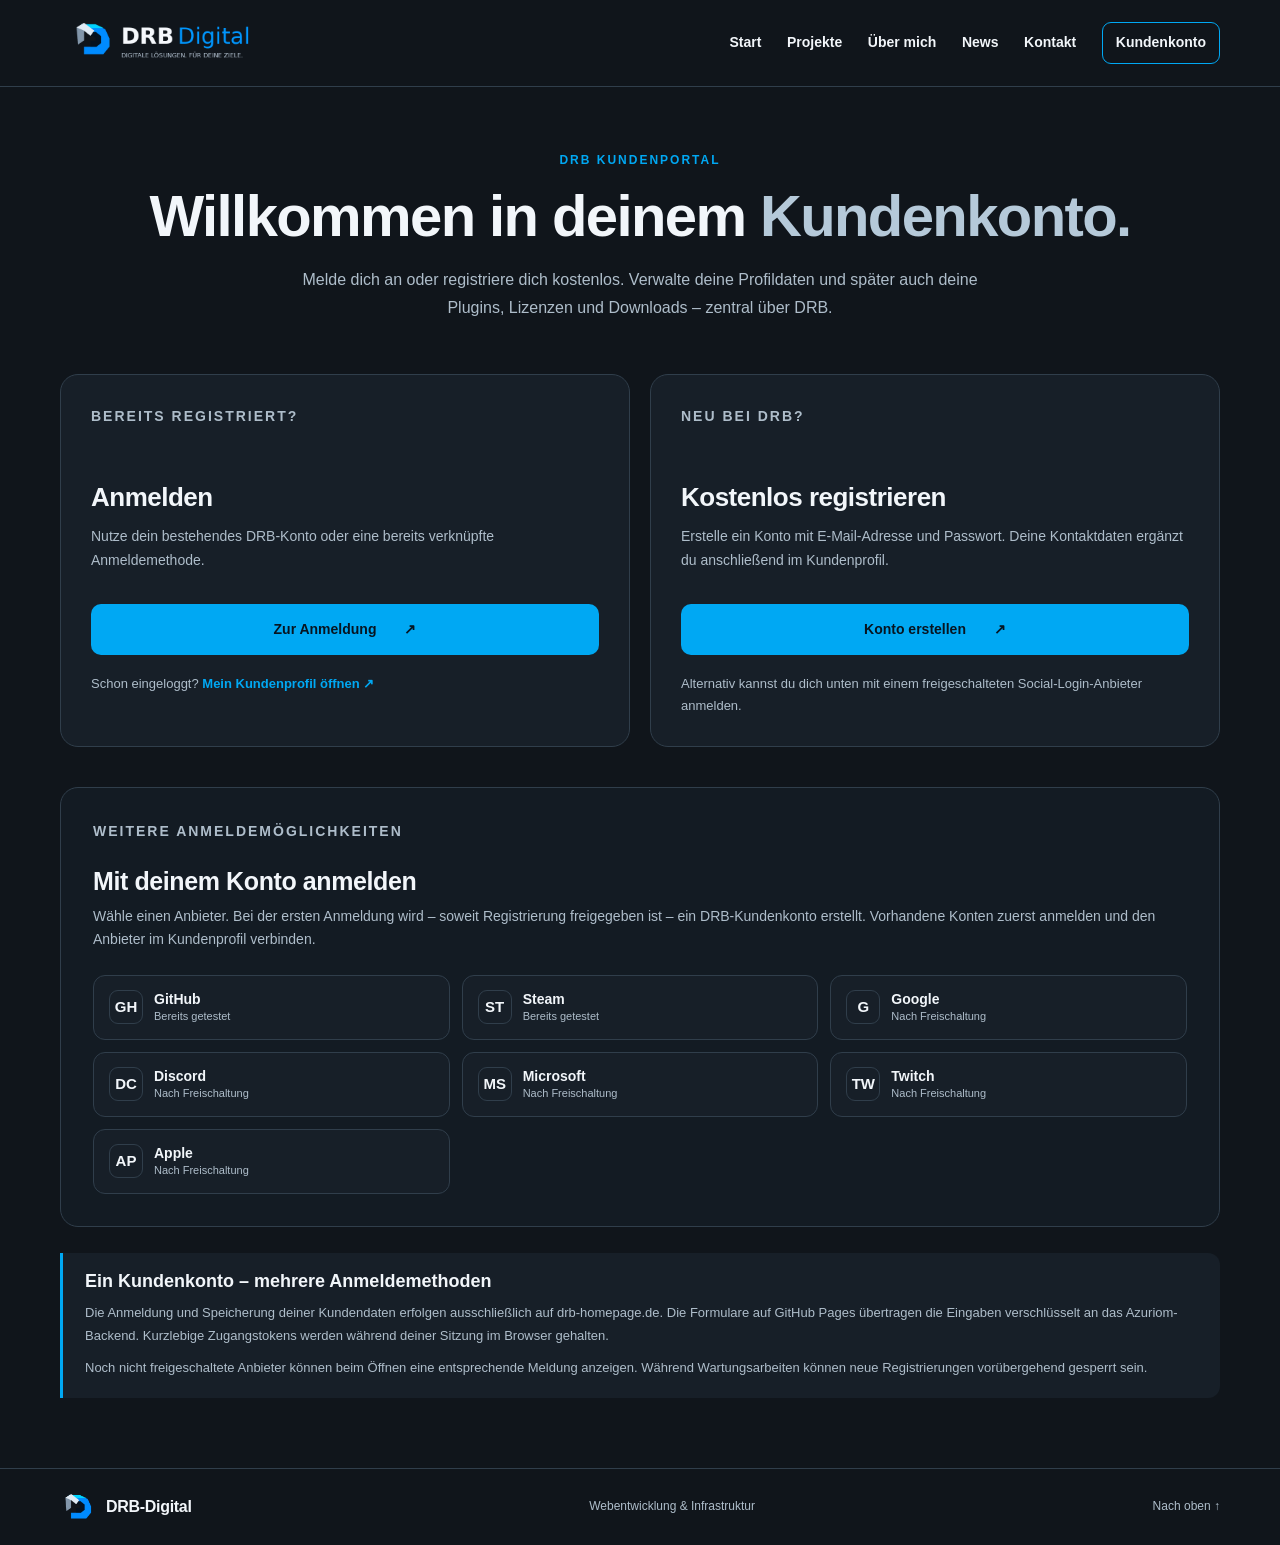
<file: konto.html>
<!DOCTYPE html>
<html lang="de">
<head>
  <meta charset="UTF-8">
  <meta name="viewport" content="width=device-width, initial-scale=1">
  <meta name="description" content="DRB Kundenkonto: sicher anmelden oder registrieren – mit E-Mail, GitHub, Google, Discord, Steam, Microsoft, Twitch und Apple.">
  <meta name="theme-color" content="#10151b">
  <title>Kundenkonto – DRB-Digital</title>
  <link rel="icon" type="image/png" sizes="128x128" href="drb-digital-symbol-transparent-128px.png">
  <link rel="stylesheet" href="styles.css">
  <style>
    .account-hero{padding-block:64px 36px;text-align:center}
    .account-hero .eyebrow{margin-bottom:12px}
    .account-hero h1{font-size:clamp(36px,5vw,58px);margin:0 0 18px}
    .account-hero p:not(.eyebrow){max-width:690px;margin:0 auto;color:var(--body);font-size:16px;line-height:1.75}
    .account-cards{display:grid;grid-template-columns:repeat(2,minmax(0,1fr));gap:20px;margin:16px 0 40px}
    .account-card{border:1px solid var(--line);border-radius:18px;background:var(--white);padding:30px;scroll-margin-top:140px}
    .account-card h2{font-size:26px;letter-spacing:-.5px;margin:0 0 12px}
    .account-card p{font-size:14px;color:var(--body);line-height:1.7;min-height:55px}
    .account-card .button{width:100%;justify-content:center;margin-top:10px;border-radius:10px}
    .account-alt{display:block;margin-top:18px;font-size:13px;color:var(--body)}
    .account-alt a{color:var(--accent);font-weight:700}
    .account-provider-wrap{border:1px solid var(--line);border-radius:18px;background:var(--soft);padding:32px;margin-bottom:26px}
    .account-provider-wrap h2{font-size:25px;letter-spacing:-.4px;margin:0 0 8px}
    .account-provider-wrap>p{font-size:14px;color:var(--body);margin-bottom:24px}
    .account-providers{display:grid;grid-template-columns:repeat(3,minmax(0,1fr));gap:12px}
    .account-provider{display:flex;gap:11px;align-items:center;padding:14px 15px;background:var(--white);border:1px solid var(--line);border-radius:12px;min-height:65px;transition:border-color .2s,transform .2s}
    .account-provider:hover,.account-provider:focus-visible{border-color:var(--accent);transform:translateY(-2px);text-decoration:none}
    .account-provider-icon{display:grid;place-items:center;width:34px;height:34px;border:1px solid var(--line);border-radius:9px;color:var(--ink);font-size:15px;font-weight:750;flex-shrink:0}
    .account-provider-text{display:flex;flex-direction:column;line-height:1.4}
    .account-provider-text strong{font-size:14px;font-weight:700}
    .account-provider-text small{font-size:11px;color:var(--body)}
    .account-help{border-left:3px solid var(--accent);padding:18px 22px;background:var(--white);margin-bottom:70px;border-radius:0 12px 12px 0}
    .account-help h2{font-size:18px;letter-spacing:0;margin:0 0 10px}
    .account-help p{font-size:13px;color:var(--body);line-height:1.75;margin:0}
    .account-help p+p{margin-top:10px}
    @media(max-width:900px){.account-providers{grid-template-columns:repeat(2,minmax(0,1fr))}}
    @media(max-width:690px){.account-hero{padding-block:38px 26px}.account-cards{grid-template-columns:1fr;gap:12px}.account-card{padding:24px}.account-card p{min-height:0}.account-provider-wrap{padding:22px}.account-providers{grid-template-columns:1fr}.account-help{margin-bottom:40px}}
  </style>
</head>
<body id="top">
<a class="skip-link" href="#main">Zum Inhalt springen</a>
<header class="site-header"><div class="container header-inner">
  <a class="brand brand-logo" href="index.html" aria-label="DRB-Digital – Startseite"><img src="drb-digital-transparent-600px.png" srcset="drb-digital-transparent-600px.png 600w, drb-digital-transparent-1200px.png 1200w" sizes="(max-width: 760px) 180px, 216px" width="600" height="200" alt="DRB Digital – Digitale Lösungen. Für deine Ziele."></a>
  <nav aria-label="Hauptnavigation"><a href="index.html">Start</a><a href="projekte.html">Projekte</a><a href="ueber-mich.html">Über mich</a><a href="news.html">News</a><a href="kontakt.html">Kontakt</a><a class="account-nav-link" href="konto.html">Kundenkonto</a></nav>
</div></header>

<main id="main" class="container">
  <section class="account-hero" aria-labelledby="account-title">
    <p class="eyebrow">DRB Kundenportal</p>
    <h1 id="account-title">Willkommen in deinem <span>Kundenkonto.</span></h1>
    <p>Melde dich an oder registriere dich kostenlos. Verwalte deine Profildaten und später auch deine Plugins, Lizenzen und Downloads – zentral über DRB.</p>
  </section>

  <section class="account-cards" aria-label="Anmeldung und Registrierung">
    <article class="account-card" id="anmelden">
      <p class="eyebrow">Bereits registriert?</p>
      <h2>Anmelden</h2>
      <p>Nutze dein bestehendes DRB-Konto oder eine bereits verknüpfte Anmeldemethode.</p>
      <a class="button primary" href="anmelden.html">Zur Anmeldung <span aria-hidden="true">↗</span></a>
      <span class="account-alt">Schon eingeloggt? <a href="mein-konto.html">Mein Kundenprofil öffnen ↗</a></span>
    </article>
    <article class="account-card" id="registrieren">
      <p class="eyebrow">Neu bei DRB?</p>
      <h2>Kostenlos registrieren</h2>
      <p>Erstelle ein Konto mit E-Mail-Adresse und Passwort. Deine Kontaktdaten ergänzt du anschließend im Kundenprofil.</p>
      <a class="button primary" href="registrieren.html">Konto erstellen <span aria-hidden="true">↗</span></a>
      <span class="account-alt">Alternativ kannst du dich unten mit einem freigeschalteten Social-Login-Anbieter anmelden.</span>
    </article>
  </section>

  <section class="account-provider-wrap" aria-labelledby="social-title">
    <p class="eyebrow">Weitere Anmeldemöglichkeiten</p>
    <h2 id="social-title">Mit deinem Konto anmelden</h2>
    <p>Wähle einen Anbieter. Bei der ersten Anmeldung wird – soweit Registrierung freigegeben ist – ein DRB-Kundenkonto erstellt. Vorhandene Konten zuerst anmelden und den Anbieter im Kundenprofil verbinden.</p>
    <div class="account-providers">
      <a class="account-provider" href="anmelden.html?provider=github" aria-label="Mit GitHub anmelden">
        <span class="account-provider-icon" aria-hidden="true">GH</span><span class="account-provider-text"><strong>GitHub</strong><small>Bereits getestet</small></span>
      </a>
      <a class="account-provider" href="anmelden.html?provider=steam" aria-label="Mit Steam anmelden">
        <span class="account-provider-icon" aria-hidden="true">ST</span><span class="account-provider-text"><strong>Steam</strong><small>Bereits getestet</small></span>
      </a>
      <a class="account-provider" href="anmelden.html?provider=google" aria-label="Mit Google anmelden">
        <span class="account-provider-icon" aria-hidden="true">G</span><span class="account-provider-text"><strong>Google</strong><small>Nach Freischaltung</small></span>
      </a>
      <a class="account-provider" href="anmelden.html?provider=discord" aria-label="Mit Discord anmelden">
        <span class="account-provider-icon" aria-hidden="true">DC</span><span class="account-provider-text"><strong>Discord</strong><small>Nach Freischaltung</small></span>
      </a>
      <a class="account-provider" href="anmelden.html?provider=microsoft" aria-label="Mit Microsoft anmelden">
        <span class="account-provider-icon" aria-hidden="true">MS</span><span class="account-provider-text"><strong>Microsoft</strong><small>Nach Freischaltung</small></span>
      </a>
      <a class="account-provider" href="anmelden.html?provider=twitch" aria-label="Mit Twitch anmelden">
        <span class="account-provider-icon" aria-hidden="true">TW</span><span class="account-provider-text"><strong>Twitch</strong><small>Nach Freischaltung</small></span>
      </a>
      <a class="account-provider" href="anmelden.html?provider=apple" aria-label="Mit Apple anmelden">
        <span class="account-provider-icon" aria-hidden="true">AP</span><span class="account-provider-text"><strong>Apple</strong><small>Nach Freischaltung</small></span>
      </a>
    </div>
  </section>

  <aside class="account-help" aria-label="Wichtige Hinweise">
    <h2>Ein Kundenkonto – mehrere Anmeldemethoden</h2>
    <p>Die Anmeldung und Speicherung deiner Kundendaten erfolgen ausschließlich auf <a href="anmelden.html">drb-homepage.de</a>. Die Formulare auf GitHub Pages übertragen die Eingaben verschlüsselt an das Azuriom-Backend. Kurzlebige Zugangstokens werden während deiner Sitzung im Browser gehalten.</p>
    <p>Noch nicht freigeschaltete Anbieter können beim Öffnen eine entsprechende Meldung anzeigen. Während Wartungsarbeiten können neue Registrierungen vorübergehend gesperrt sein.</p>
  </aside>
</main>

<footer class="site-footer">
  <div class="container footer-inner">
    <a class="brand brand-footer" href="index.html" aria-label="DRB-Digital – Startseite"><img src="drb-digital-symbol-transparent-128px.png" width="36" height="36" alt=""><span>DRB-Digital</span></a>
    <p>Webentwicklung &amp; Infrastruktur</p>
    <a href="#top">Nach oben <span aria-hidden="true">↑</span></a>
  </div>
</footer>
</body>
</html>
</file>
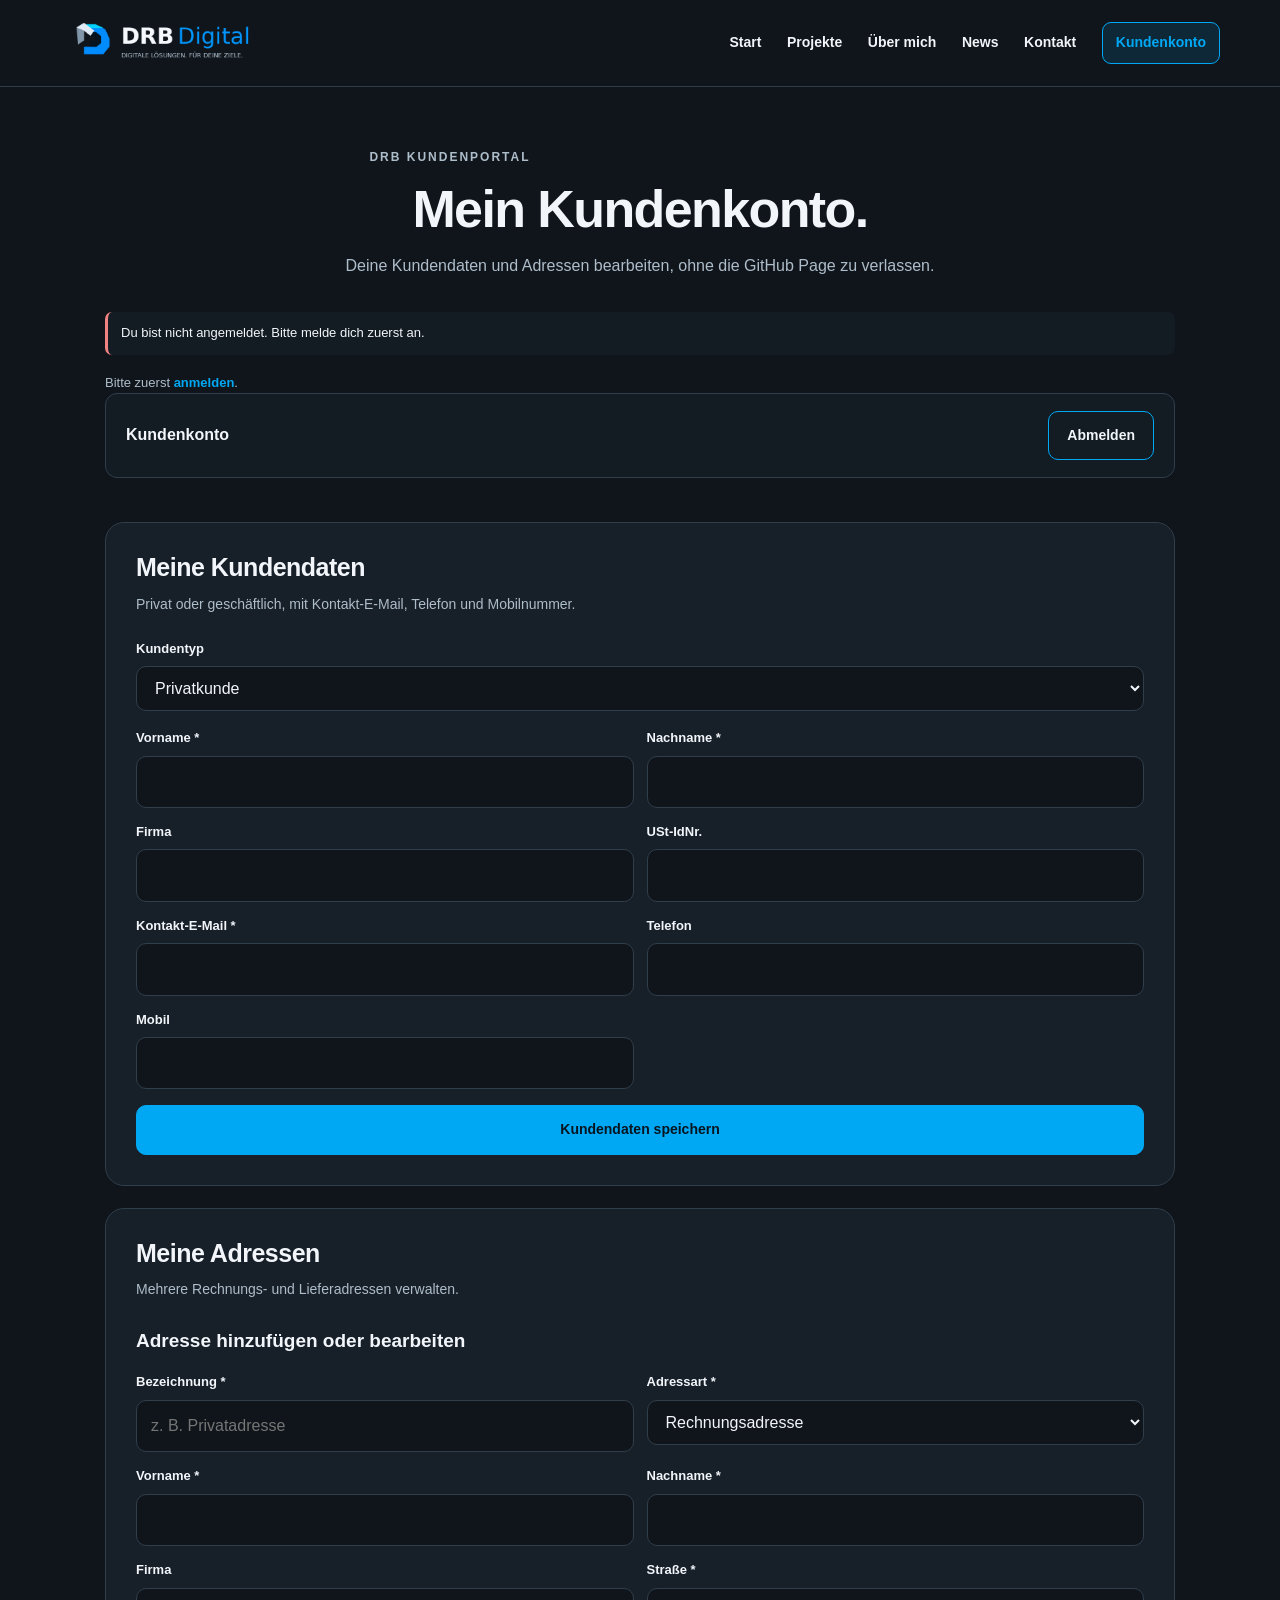
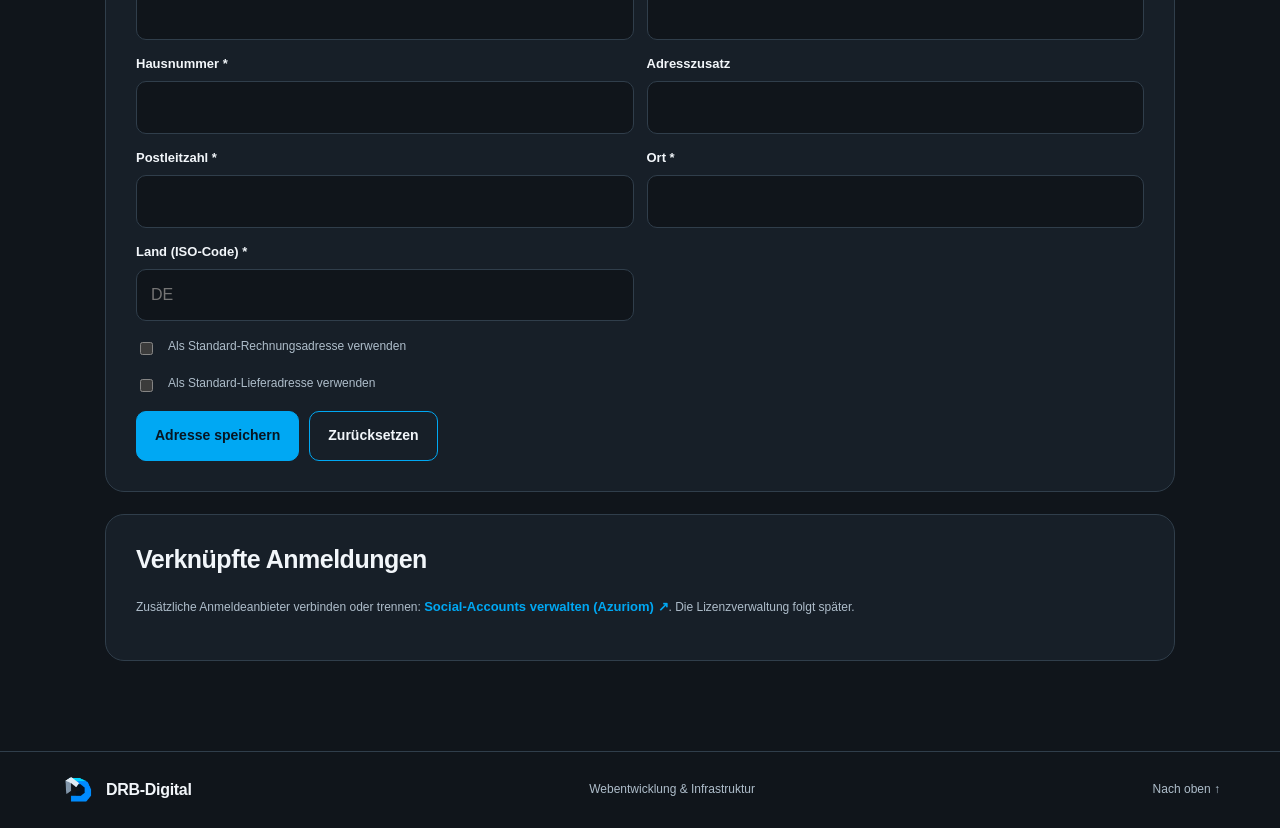
<file: mein-konto.html>
<!DOCTYPE html>
<html lang="de">
<head>
<meta charset="UTF-8"><meta name="viewport" content="width=device-width, initial-scale=1">
<meta name="description" content="Verwalte dein DRB Kundenprofil, Kontaktdaten und Rechnungs- sowie Lieferadressen auf GitHub Pages."><meta name="theme-color" content="#10151b">
<meta name="referrer" content="no-referrer">
<meta http-equiv="Content-Security-Policy" content="default-src 'none'; script-src 'self'; style-src 'self'; img-src 'self' data:; font-src 'self'; connect-src https://drb-homepage.de; form-action 'self'; base-uri 'none'; object-src 'none'; upgrade-insecure-requests">
<title>Mein Kundenkonto – DRB-Digital</title>
<link rel="icon" type="image/png" sizes="128x128" href="drb-digital-symbol-transparent-128px.png">
<link rel="stylesheet" href="styles.css"><link rel="stylesheet" href="drb-auth.css">
<script src="drb-auth.js" defer></script>
</head>
<body id="top" data-drb-page="profile"><a class="skip-link" href="#main">Zum Inhalt springen</a>
<header class="site-header"><div class="container header-inner">
<a class="brand brand-logo" href="index.html" aria-label="DRB-Digital – Startseite"><img src="drb-digital-transparent-600px.png" srcset="drb-digital-transparent-600px.png 600w, drb-digital-transparent-1200px.png 1200w" sizes="(max-width: 760px) 180px, 216px" width="600" height="200" alt="DRB Digital"></a>
<nav aria-label="Hauptnavigation"><a href="index.html">Start</a><a href="projekte.html">Projekte</a><a href="ueber-mich.html">Über mich</a><a href="news.html">News</a><a href="kontakt.html">Kontakt</a><a class="account-nav-link" href="konto.html" aria-current="page">Kundenkonto</a></nav></div></header>
<main id="main" class="container"><div class="auth-layout">
<section class="auth-head"><p class="eyebrow">DRB Kundenportal</p><h1>Mein Kundenkonto.</h1><p>Deine Kundendaten und Adressen bearbeiten, ohne die GitHub Page zu verlassen.</p></section>
<p class="auth-message" id="auth-status" hidden></p>
<p class="auth-helper" id="profile-login-link" hidden>Bitte zuerst <a href="anmelden.html">anmelden</a>.</p>
<div id="profile-area" class="auth-profile-layout" hidden>
<div class="auth-profile-nav"><p><strong id="account-name">Kundenkonto</strong><small id="account-email"></small></p><button id="logout-button" type="button" class="auth-secondary">Abmelden</button></div>
<section class="auth-panel" aria-labelledby="my-profile"><h2 id="my-profile">Meine Kundendaten</h2><p class="intro">Privat oder geschäftlich, mit Kontakt-E-Mail, Telefon und Mobilnummer.</p>
<form id="profile-form" class="auth-form">
<div class="auth-field"><label for="customer_type">Kundentyp</label><select id="customer_type" name="customer_type" required><option value="private">Privatkunde</option><option value="business">Geschäftskunde</option></select></div>
<div class="auth-fieldset"><div class="auth-field"><label for="a-first_name">Vorname *</label><input id="a-first_name" name="first_name" type="text" required autocomplete="given-name" maxlength="190" placeholder=""></div><div class="auth-field"><label for="a-last_name">Nachname *</label><input id="a-last_name" name="last_name" type="text" required autocomplete="family-name" maxlength="190" placeholder=""></div><div class="auth-field"><label for="a-company">Firma</label><input id="a-company" name="company" type="text"   maxlength="190" placeholder=""></div><div class="auth-field"><label for="a-vat_id">USt-IdNr.</label><input id="a-vat_id" name="vat_id" type="text"   maxlength="40" placeholder=""></div><div class="auth-field"><label for="a-contact_email">Kontakt-E-Mail *</label><input id="a-contact_email" name="contact_email" type="email" required autocomplete="email" maxlength="190" placeholder=""></div><div class="auth-field"><label for="a-phone">Telefon</label><input id="a-phone" name="phone" type="tel"   maxlength="50" placeholder=""></div><div class="auth-field"><label for="a-mobile">Mobil</label><input id="a-mobile" name="mobile" type="tel"   maxlength="50" placeholder=""></div></div>
<button type="submit" class="auth-primary">Kundendaten speichern</button>
</form></section>
<section class="auth-panel" aria-labelledby="my-addresses"><h2 id="my-addresses">Meine Adressen</h2><p class="intro">Mehrere Rechnungs- und Lieferadressen verwalten.</p>
<div id="addresses-list"></div>
<h3 class="auth-subheading">Adresse hinzufügen oder bearbeiten</h3>
<form id="address-form" class="auth-form"><input type="hidden" name="id">
<div class="auth-fieldset">
<div class="auth-field"><label for="a-label">Bezeichnung *</label><input id="a-label" name="label" type="text" required  maxlength="100" placeholder="z. B. Privatadresse"></div>
<div class="auth-field"><label for="a-type">Adressart *</label><select name="type" id="a-type"><option value="billing">Rechnungsadresse</option><option value="shipping">Lieferadresse</option><option value="both">Beides</option></select></div>
<div class="auth-field"><label for="a-first_name">Vorname *</label><input id="a-first_name" name="first_name" type="text" required  maxlength="100" placeholder=""></div><div class="auth-field"><label for="a-last_name">Nachname *</label><input id="a-last_name" name="last_name" type="text" required  maxlength="100" placeholder=""></div>
<div class="auth-field"><label for="a-company">Firma</label><input id="a-company" name="company" type="text"   maxlength="190" placeholder=""></div>
<div class="auth-field"><label for="a-street">Straße *</label><input id="a-street" name="street" type="text" required  maxlength="190" placeholder=""></div><div class="auth-field"><label for="a-house_number">Hausnummer *</label><input id="a-house_number" name="house_number" type="text" required  maxlength="30" placeholder=""></div>
<div class="auth-field"><label for="a-address_line_2">Adresszusatz</label><input id="a-address_line_2" name="address_line_2" type="text"   maxlength="190" placeholder=""></div>
<div class="auth-field"><label for="a-postal_code">Postleitzahl *</label><input id="a-postal_code" name="postal_code" type="text" required  maxlength="25" placeholder=""></div><div class="auth-field"><label for="a-city">Ort *</label><input id="a-city" name="city" type="text" required  maxlength="120" placeholder=""></div>
<div class="auth-field"><label for="a-country">Land (ISO-Code) *</label><input id="a-country" name="country" type="text" required  maxlength="2" placeholder="DE"></div>
</div>
<label class="auth-check"><input type="checkbox" name="default_billing"><span>Als Standard-Rechnungsadresse verwenden</span></label>
<label class="auth-check"><input type="checkbox" name="default_shipping"><span>Als Standard-Lieferadresse verwenden</span></label>
<div class="auth-form-actions"><button class="auth-primary" type="submit">Adresse speichern</button><button class="auth-secondary" id="address-cancel" type="button">Zurücksetzen</button></div>
</form></section>
<section class="auth-panel" aria-labelledby="account-links"><h2 id="account-links">Verknüpfte Anmeldungen</h2><p class="intro" id="connected-accounts"></p><p class="auth-note">Zusätzliche Anmeldeanbieter verbinden oder trennen: <a class="auth-secondary-link" href="https://drb-homepage.de/drb-customers">Social-Accounts verwalten (Azuriom) ↗</a>. Die Lizenzverwaltung folgt später.</p></section>
</div></div></main>
<footer class="site-footer"><div class="container footer-inner"><a class="brand brand-footer" href="index.html"><img src="drb-digital-symbol-transparent-128px.png" width="36" height="36" alt=""><span>DRB-Digital</span></a><p>Webentwicklung &amp; Infrastruktur</p><a href="#top">Nach oben ↑</a></div></footer>
</body></html>
</file>
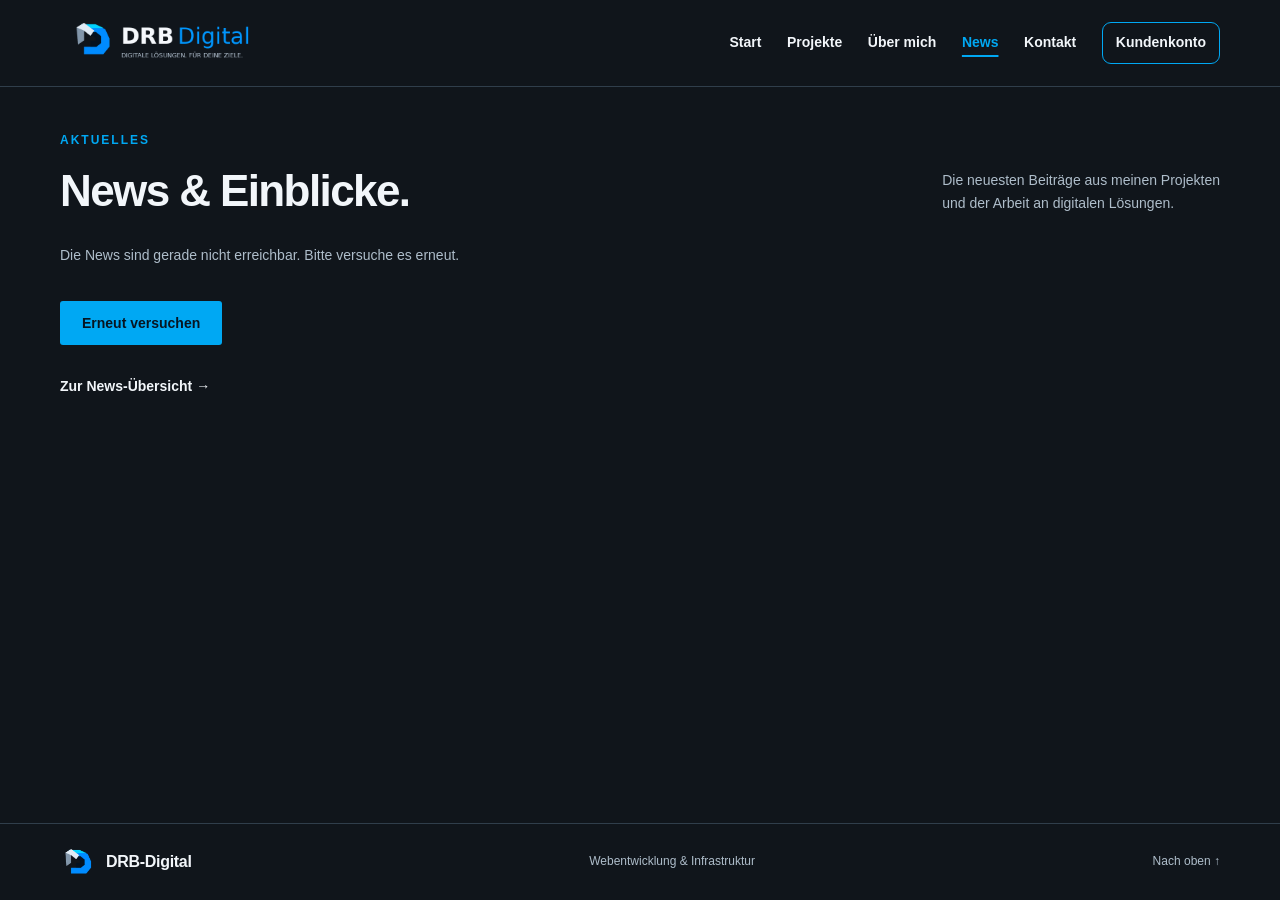
<file: news.html>
<!DOCTYPE html>
<html lang="de">
<head>
  <meta charset="UTF-8">
  <meta name="viewport" content="width=device-width, initial-scale=1">
  <meta name="description" content="Die neuesten Beiträge zu Projekten, Webentwicklung und Infrastruktur von DRB-Digital.">
  <meta name="theme-color" content="#10151b">
  <title>News — DRB-Digital</title>
  <link rel="icon" type="image/png" sizes="128x128" href="drb-digital-symbol-transparent-128px.png">
  <link rel="stylesheet" href="styles.css">
<link rel="stylesheet" href="news.css">
<script src="news.js" defer></script>
</head>
<body id="top">

<a class="skip-link" href="#main">Zum Inhalt springen</a>
<header class="site-header"><div class="container header-inner">
<a class="brand brand-logo" href="index.html" aria-label="DRB-Digital – Startseite"><img src="drb-digital-transparent-600px.png" srcset="drb-digital-transparent-600px.png 600w, drb-digital-transparent-1200px.png 1200w" sizes="(max-width: 760px) 180px, 216px" width="600" height="200" alt="DRB Digital – Digitale Lösungen. Für deine Ziele."></a>
<nav aria-label="Hauptnavigation"><a href="index.html">Start</a><a href="projekte.html">Projekte</a><a href="ueber-mich.html">Über mich</a><a href="news.html" aria-current="page">News</a><a href="kontakt.html" >Kontakt</a><a class="account-nav-link" href="konto.html">Kundenkonto</a></nav>
</div></header>
<main id="main"><section class="section container" aria-labelledby="news-title">
<div class="section-header"><div><p class="eyebrow">Aktuelles</p><h1 id="news-title">News & Einblicke.</h1></div><p>Die neuesten Beiträge aus meinen Projekten<br>und der Arbeit an digitalen Lösungen.</p></div>
<p id="news-status" role="status" aria-live="polite"></p>
<article id="news-article" class="news-article" hidden></article>
<div id="news-list" class="news-grid" aria-busy="false"></div>
<button id="news-retry" class="button primary news-retry" type="button" hidden>Erneut versuchen</button>
<noscript><p>Bitte aktiviere JavaScript, um die aktuellen News hier zu lesen.</p></noscript>
<p class="news-source"><a class="text-link" href="news.html">Zur News-Übersicht →</a></p>
</section></main>
<footer class="site-footer"><div class="container footer-inner"><a class="brand brand-footer" href="index.html" aria-label="DRB-Digital – Startseite"><img src="drb-digital-symbol-transparent-128px.png" width="36" height="36" alt=""><span>DRB-Digital</span></a><p>Webentwicklung & Infrastruktur</p><a href="#top">Nach oben <span aria-hidden="true">↑</span></a></div></footer>
</body>
</html>
</file>
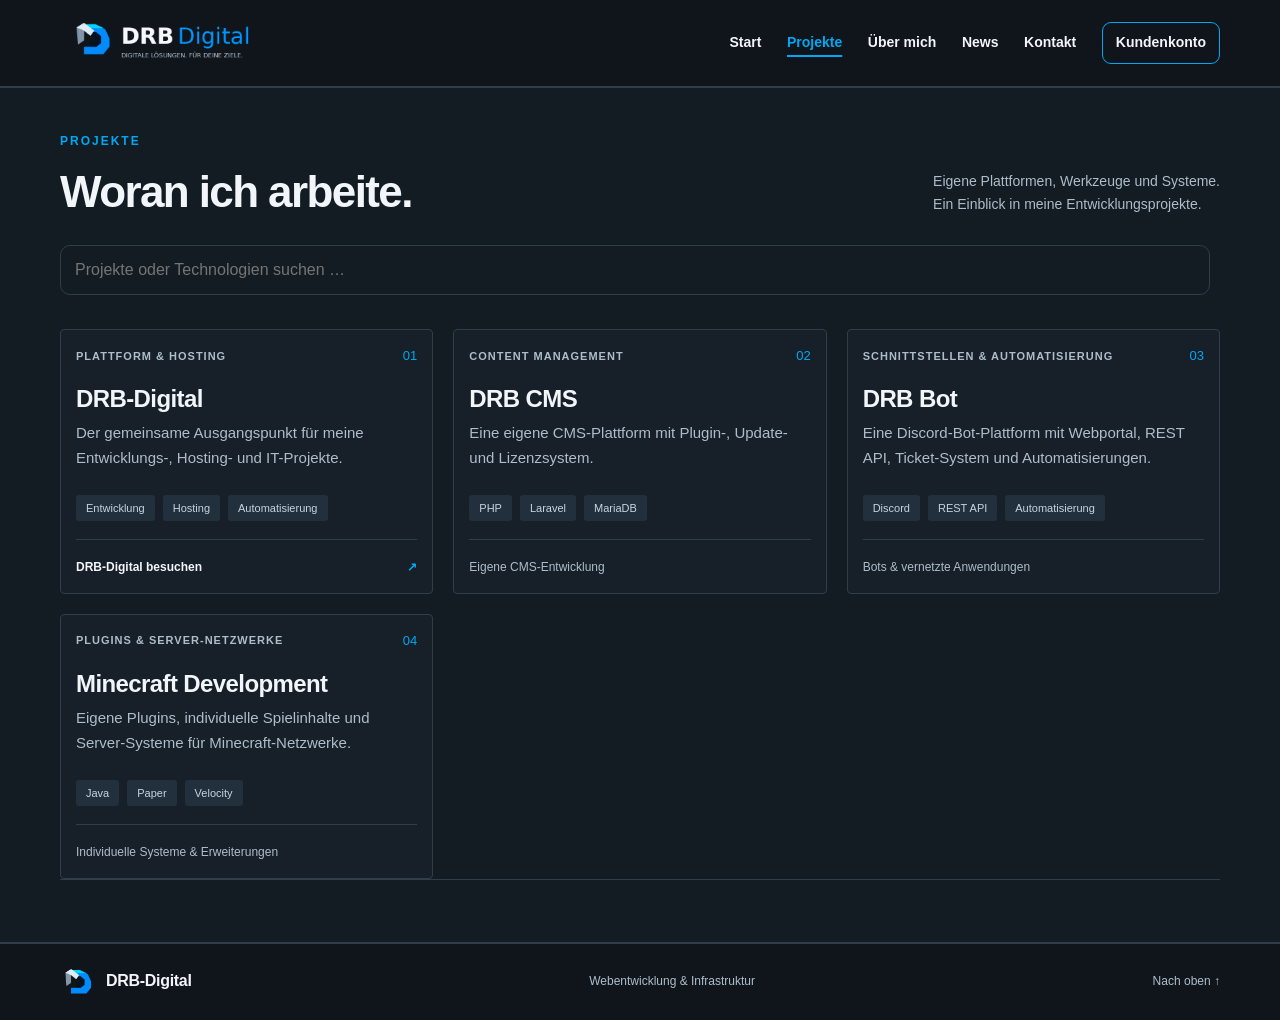
<file: projekte.html>
<!DOCTYPE html>
<html lang="de">
<head>
  <meta charset="UTF-8">
  <meta name="viewport" content="width=device-width, initial-scale=1">
  <meta name="description" content="Ein Einblick in Dannys Projekte: DRB-Digital, DRB CMS, DRB Bot und Minecraft Development.">
  <meta name="theme-color" content="#10151b">
  <title>Projekte — Danny</title>
  <link rel="icon" type="image/png" sizes="128x128" href="drb-digital-symbol-transparent-128px.png">
  <link rel="stylesheet" href="styles.css">
  <style>
    .project-tools{display:flex;flex-wrap:wrap;gap:10px;align-items:center;margin:0 0 24px}
    .project-search{flex:1 1 240px;min-width:0;padding:11px 14px;border:1px solid var(--line);border-radius:10px;background:var(--soft);color:var(--ink);font:inherit}
    .project-search:focus{outline:2px solid var(--accent);outline-offset:2px}
    .project-filters{display:flex;flex-wrap:wrap;gap:7px}
    .project-filter{border:1px solid var(--line);border-radius:999px;background:var(--soft);color:var(--body);padding:8px 11px;font:inherit;font-size:.82rem;cursor:pointer}
    .project-filter:hover,.project-filter[aria-pressed="true"]{border-color:var(--accent);color:var(--ink);background:rgba(48,170,255,.09)}
    .project-count{width:100%;margin:0;color:var(--body);font-size:.84rem}
    .project-grid{align-items:stretch}
    .project-card{display:flex;flex-direction:column;padding:15px;min-height:0;cursor:pointer;transition:transform .18s ease,border-color .18s ease,background .18s ease}
    .project-card:hover,.project-card:focus-visible{transform:translateY(-2px);border-color:var(--accent);outline:none}
    .project-image{width:100%;height:92px;object-fit:contain;display:block;border-radius:9px;margin:0 0 10px;border:1px solid var(--line);background:var(--soft)}
    .project-meta{display:flex;flex-wrap:wrap;gap:5px;align-items:center;margin-bottom:7px}
    .project-status-badge{font-size:.66rem;padding:3px 6px;border:1px solid var(--line);border-radius:999px;color:var(--body);background:var(--soft)}
    .project-card .card-title{margin-bottom:7px}
    .project-summary{margin:0 0 9px;color:var(--body);font-size:.9rem;display:-webkit-box;-webkit-line-clamp:2;-webkit-box-orient:vertical;overflow:hidden}
    .project-card .tags{margin-top:auto}
    .project-card .tags li:nth-child(n+4){display:none}
    .project-featured{border-color:var(--accent)}
    .project-dialog{width:min(720px,calc(100% - 28px));max-height:88vh;overflow:auto;border:1px solid var(--line);border-radius:16px;background:#101820;color:var(--ink);padding:0}
    .project-dialog::backdrop{background:rgba(0,0,0,.76);backdrop-filter:blur(4px)}
    .project-dialog-inner{padding:24px}
    .project-dialog-head{display:flex;justify-content:space-between;gap:18px;align-items:flex-start;margin-bottom:16px}
    .project-dialog-head h2{margin:6px 0 0}
    .project-dialog-close{flex:0 0 auto;border:1px solid var(--line);border-radius:999px;background:var(--soft);color:var(--ink);width:38px;height:38px;cursor:pointer;font-size:1.25rem}
    .project-dialog-image{width:100%;max-height:260px;object-fit:contain;border:1px solid var(--line);border-radius:12px;background:var(--soft);margin-bottom:18px}
    .project-dialog-meta{display:flex;flex-wrap:wrap;gap:7px;margin-bottom:14px}
    .project-dialog-info{display:grid;grid-template-columns:repeat(3,minmax(0,1fr));gap:10px;margin:0 0 18px}
    .project-dialog-info-item{padding:11px 12px;border:1px solid var(--line);border-radius:10px;background:var(--soft)}
    .project-dialog-info-label{display:block;margin-bottom:4px;color:var(--body);font-size:.7rem;text-transform:uppercase;letter-spacing:.08em}
    .project-dialog-info-value{display:block;color:var(--ink);font-size:.9rem;font-weight:700;overflow-wrap:anywhere}
    .project-dialog-section{margin-top:20px}
    .project-dialog-section-title{margin:0 0 8px;color:var(--ink);font-size:.78rem;text-transform:uppercase;letter-spacing:.08em}
    .project-dialog-description{margin:0;color:var(--body);line-height:1.7}
    .project-dialog .tags{margin-top:0}
    .project-links{display:flex;flex-wrap:wrap;gap:16px;margin-top:18px}
    @media(min-width:1050px){.project-grid{grid-template-columns:repeat(3,minmax(0,1fr))}}
    @media(max-width:600px){.project-image{height:82px}.project-dialog-inner{padding:18px}.project-dialog-info{grid-template-columns:1fr 1fr}}
  </style>
</head>
<body id="top">
<a class="skip-link" href="#main">Zum Inhalt springen</a>
<header class="site-header"><div class="container header-inner">
<a class="brand brand-logo" href="index.html" aria-label="DRB-Digital – Startseite"><img src="drb-digital-transparent-600px.png" srcset="drb-digital-transparent-600px.png 600w, drb-digital-transparent-1200px.png 1200w" sizes="(max-width: 760px) 180px, 216px" width="600" height="200" alt="DRB Digital – Digitale Lösungen. Für deine Ziele."></a>
<nav aria-label="Hauptnavigation"><a href="index.html">Start</a><a href="projekte.html" aria-current="page">Projekte</a><a href="ueber-mich.html">Über mich</a><a href="news.html">News</a><a href="kontakt.html">Kontakt</a><a class="account-nav-link" href="konto.html">Kundenkonto</a></nav>
</div></header>
<main id="main">
<section class="projects-section section" id="projects" aria-labelledby="projects-title"><div class="container">
<div class="section-header"><div><p class="eyebrow">Projekte</p><h1 id="projects-title">Woran ich arbeite.</h1></div><p>Eigene Plattformen, Werkzeuge und Systeme.<br>Ein Einblick in meine Entwicklungsprojekte.</p></div>
<div class="project-tools" aria-label="Projektfilter">
<input id="project-search" class="project-search" type="search" placeholder="Projekte oder Technologien suchen …" aria-label="Projekte durchsuchen">
<div id="project-filters" class="project-filters" aria-label="Nach Kategorie filtern"></div>
<p id="project-count" class="project-count"></p>
</div>
<div id="project-grid" class="project-grid" aria-live="polite">
<article class="project-card"><div class="project-top"><span class="project-category">Plattform & Hosting</span><span class="project-number" aria-hidden="true">01</span></div><h2 class="card-title">DRB-Digital</h2><p>Der gemeinsame Ausgangspunkt für meine Entwicklungs-, Hosting- und IT-Projekte.</p><ul class="tags"><li>Entwicklung</li><li>Hosting</li><li>Automatisierung</li></ul><a class="project-link" href="https://drb-digital.de">DRB-Digital besuchen <span aria-hidden="true">↗</span></a></article>
<article class="project-card"><div class="project-top"><span class="project-category">Content Management</span><span class="project-number" aria-hidden="true">02</span></div><h2 class="card-title">DRB CMS</h2><p>Eine eigene CMS-Plattform mit Plugin-, Update- und Lizenzsystem.</p><ul class="tags"><li>PHP</li><li>Laravel</li><li>MariaDB</li></ul><p class="project-caption">Eigene CMS-Entwicklung</p></article>
<article class="project-card"><div class="project-top"><span class="project-category">Schnittstellen & Automatisierung</span><span class="project-number" aria-hidden="true">03</span></div><h2 class="card-title">DRB Bot</h2><p>Eine Discord-Bot-Plattform mit Webportal, REST API, Ticket-System und Automatisierungen.</p><ul class="tags"><li>Discord</li><li>REST API</li><li>Automatisierung</li></ul><p class="project-caption">Bots & vernetzte Anwendungen</p></article>
<article class="project-card"><div class="project-top"><span class="project-category">Plugins & Server-Netzwerke</span><span class="project-number" aria-hidden="true">04</span></div><h2 class="card-title">Minecraft Development</h2><p>Eigene Plugins, individuelle Spielinhalte und Server-Systeme für Minecraft-Netzwerke.</p><ul class="tags"><li>Java</li><li>Paper</li><li>Velocity</li></ul><p class="project-caption">Individuelle Systeme & Erweiterungen</p></article>
</div>
<p id="project-status" class="project-caption" role="status"></p>
</div></section>
</main>
<footer class="site-footer"><div class="container footer-inner"><a class="brand brand-footer" href="index.html"><img src="drb-digital-symbol-transparent-128px.png" width="36" height="36" alt=""><span>DRB-Digital</span></a><p>Webentwicklung & Infrastruktur</p><a href="#top">Nach oben <span aria-hidden="true">↑</span></a></div></footer>
<script>
(() => {
 const API='https://github.drb-digital.de/drb-projects/api/public',grid=document.getElementById('project-grid'),status=document.getElementById('project-status'),fallback=grid.innerHTML;
 const search=document.getElementById('project-search'),filters=document.getElementById('project-filters'),count=document.getElementById('project-count');
 let allProjects=[],activeCategory='Alle';
 const esc=(v='')=>String(v).replace(/[&<>"']/g,c=>({'&':'&amp;','<':'&lt;','>':'&gt;','"':'&quot;',"'":'&#039;'})[c]);
 const typeLabel=t=>({own:'Eigenes Projekt',client:'Kundenprojekt',customer:'Kundenprojekt',reference:'Referenz'})[t]||t||'Projekt';
 const statusLabel=s=>({active:'Aktiv',development:'In Entwicklung',planning:'In Planung',planned:'Geplant',completed:'Abgeschlossen',archived:'Archiviert'})[s]||s||'Projekt';
 const safeUrl=v=>{if(!v)return'';try{const u=new URL(v,location.href);return['http:','https:'].includes(u.protocol)?u.href:''}catch(_){return''}};
 const render=projects=>{
  grid.innerHTML=projects.map((p,i)=>{
   const tech=Array.isArray(p.technologies)?p.technologies:[], projectUrl=safeUrl(p.project_url), githubUrl=safeUrl(p.github_url), imageUrl=safeUrl(p.image_url);
   const image=imageUrl?'<img class="project-image" src="'+esc(imageUrl)+'" alt="" loading="lazy">':'';
   const dialogImage=imageUrl?'<img class="project-dialog-image" src="'+esc(imageUrl)+'" alt="'+esc(p.title||'Projekt')+'" loading="lazy">':'';
   const previewTech=tech.slice(0,3);
   const previewTags=previewTech.length?'<ul class="tags" aria-label="Technologien">'+previewTech.map(t=>'<li>'+esc(t)+'</li>').join('')+(tech.length>3?'<li>+'+(tech.length-3)+'</li>':'')+'</ul>':'';
   const allTags=tech.length?'<ul class="tags" aria-label="Alle Technologien">'+tech.map(t=>'<li>'+esc(t)+'</li>').join('')+'</ul>':'';
   const summary=p.summary?'<p class="project-summary">'+esc(p.summary)+'</p>':'';
   const fullDescription=p.description||p.summary||'';
   const infoItems=[
    ['Projekttyp',typeLabel(p.type)],
    ['Kategorie',p.category||'—'],
    ['Status',statusLabel(p.status)],
    ...(p.client?[['Kunde',p.client]]:[])
   ];
   const info='<div class="project-dialog-info">'+infoItems.map(([label,value])=>'<div class="project-dialog-info-item"><span class="project-dialog-info-label">'+esc(label)+'</span><span class="project-dialog-info-value">'+esc(value)+'</span></div>').join('')+'</div>';
   const links=[projectUrl?'<a class="project-link" href="'+esc(projectUrl)+'" target="_blank" rel="noopener noreferrer">Projekt besuchen <span aria-hidden="true">↗</span></a>':'',githubUrl?'<a class="project-link" href="'+esc(githubUrl)+'" target="_blank" rel="noopener noreferrer">GitHub <span aria-hidden="true">↗</span></a>':''].filter(Boolean).join('');
   const category=p.category?'<span class="project-status-badge">'+esc(p.category)+'</span>':'';
   const badges='<span class="project-category">'+esc(typeLabel(p.type))+'</span>'+category+'<span class="project-status-badge">'+esc(statusLabel(p.status))+'</span>';
   return '<article class="project-card'+(p.is_featured?' project-featured':'')+'" tabindex="0" role="button" aria-haspopup="dialog" aria-controls="project-dialog-'+i+'" data-project="'+i+'">'+image+
    '<div class="project-meta">'+badges+'</div>'+
    '<div class="project-top"><h2 class="card-title">'+esc(p.title||'Projekt')+'</h2><span class="project-number" aria-hidden="true">'+String(i+1).padStart(2,'0')+'</span></div>'+
    summary+previewTags+'</article>'+
    '<dialog class="project-dialog" id="project-dialog-'+i+'"><div class="project-dialog-inner"><div class="project-dialog-head"><div><div class="project-dialog-meta">'+badges+'</div><h2>'+esc(p.title||'Projekt')+'</h2></div><button class="project-dialog-close" type="button" aria-label="Popup schließen">×</button></div>'+dialogImage+info+'<div class="project-dialog-section"><h3 class="project-dialog-section-title">Über das Projekt</h3><p class="project-dialog-description">'+esc(fullDescription)+'</p></div>'+(allTags?'<div class="project-dialog-section"><h3 class="project-dialog-section-title">Technologien</h3>'+allTags+'</div>':'')+(links?'<div class="project-dialog-section"><h3 class="project-dialog-section-title">Links</h3><div class="project-links">'+links+'</div></div>':'')+'</div></dialog>';
  }).join('');
  grid.querySelectorAll('.project-card[data-project]').forEach(card=>{
   const open=()=>document.getElementById('project-dialog-'+card.dataset.project)?.showModal();
   card.addEventListener('click',open);
   card.addEventListener('keydown',e=>{if(e.key==='Enter'||e.key===' '){e.preventDefault();open()}});
  });
  grid.querySelectorAll('.project-dialog').forEach(d=>{
   d.querySelector('.project-dialog-close')?.addEventListener('click',()=>d.close());
   d.addEventListener('click',e=>{if(e.target===d)d.close()});
  });
 };
 const applyFilters=()=>{
  const q=(search.value||'').trim().toLowerCase();
  const visible=allProjects.filter(p=>{
   const categoryOk=activeCategory==='Alle'||(p.category||'')===activeCategory;
   const haystack=[p.title,p.summary,p.description,p.client,p.category,p.type,p.status,...(Array.isArray(p.technologies)?p.technologies:[])].filter(Boolean).join(' ').toLowerCase();
   return categoryOk&&(!q||haystack.includes(q));
  });
  render(visible);
  count.textContent=visible.length+' von '+allProjects.length+' Projekten';
 };
 const setupFilters=()=>{
  const categories=['Alle',...new Set(allProjects.map(p=>p.category).filter(Boolean))];
  filters.innerHTML=categories.map(cat=>'<button class="project-filter" type="button" data-category="'+esc(cat)+'" aria-pressed="'+(cat==='Alle'?'true':'false')+'">'+esc(cat)+'</button>').join('');
  filters.querySelectorAll('.project-filter').forEach(btn=>btn.addEventListener('click',()=>{
   activeCategory=btn.dataset.category;
   filters.querySelectorAll('.project-filter').forEach(b=>b.setAttribute('aria-pressed',String(b===btn)));
   applyFilters();
  }));
 };
 search.addEventListener('input',applyFilters);
 fetch(API,{headers:{Accept:'application/json'}}).then(r=>{if(!r.ok)throw new Error();return r.json()}).then(x=>{const p=Array.isArray(x.data)?x.data:[];if(!p.length){grid.innerHTML=fallback;return}allProjects=p;setupFilters();applyFilters();status.textContent=''}).catch(()=>{grid.innerHTML=fallback;status.textContent=''});
})();
</script>
</body>
</html>
</file>
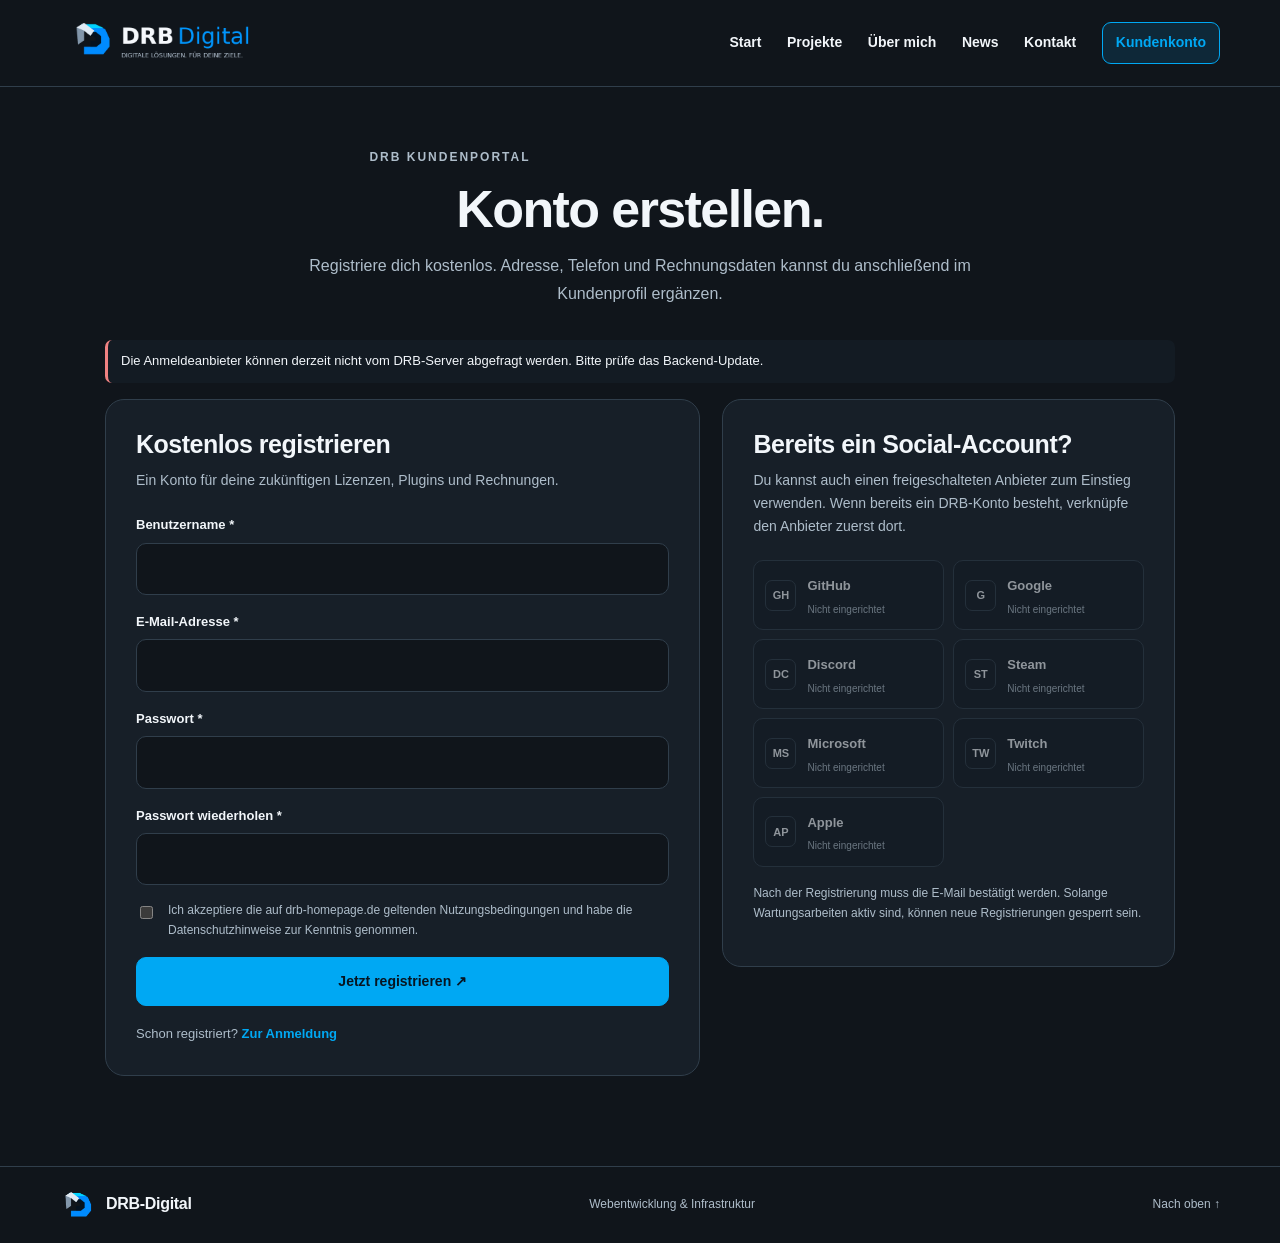
<file: registrieren.html>
<!DOCTYPE html>
<html lang="de">
<head>
<meta charset="UTF-8"><meta name="viewport" content="width=device-width, initial-scale=1">
<meta name="description" content="Erstelle kostenlos ein DRB Kundenkonto mit E-Mail und Passwort."><meta name="theme-color" content="#10151b">
<meta name="referrer" content="no-referrer">
<meta http-equiv="Content-Security-Policy" content="default-src 'none'; script-src 'self'; style-src 'self'; img-src 'self' data:; font-src 'self'; connect-src https://drb-homepage.de; form-action 'self'; base-uri 'none'; object-src 'none'; upgrade-insecure-requests">
<title>Registrieren – DRB-Digital</title>
<link rel="icon" type="image/png" sizes="128x128" href="drb-digital-symbol-transparent-128px.png">
<link rel="stylesheet" href="styles.css"><link rel="stylesheet" href="drb-auth.css">
<script src="drb-auth.js" defer></script>
</head>
<body id="top" data-drb-page="register"><a class="skip-link" href="#main">Zum Inhalt springen</a>
<header class="site-header"><div class="container header-inner">
<a class="brand brand-logo" href="index.html" aria-label="DRB-Digital – Startseite"><img src="drb-digital-transparent-600px.png" srcset="drb-digital-transparent-600px.png 600w, drb-digital-transparent-1200px.png 1200w" sizes="(max-width: 760px) 180px, 216px" width="600" height="200" alt="DRB Digital"></a>
<nav aria-label="Hauptnavigation"><a href="index.html">Start</a><a href="projekte.html">Projekte</a><a href="ueber-mich.html">Über mich</a><a href="news.html">News</a><a href="kontakt.html">Kontakt</a><a class="account-nav-link" href="konto.html" aria-current="page">Kundenkonto</a></nav></div></header>
<main id="main" class="container"><div class="auth-layout">
<section class="auth-head"><p class="eyebrow">DRB Kundenportal</p><h1>Konto erstellen.</h1><p>Registriere dich kostenlos. Adresse, Telefon und Rechnungsdaten kannst du anschließend im Kundenprofil ergänzen.</p></section>
<p class="auth-message" id="auth-status" hidden></p>
<div class="auth-columns">
<section class="auth-panel" aria-labelledby="register-title"><h2 id="register-title">Kostenlos registrieren</h2><p class="intro">Ein Konto für deine zukünftigen Lizenzen, Plugins und Rechnungen.</p>
<form class="auth-form" id="register-form" autocomplete="on">
<div class="auth-field"><label for="name">Benutzername *</label><input id="name" name="name" autocomplete="username" maxlength="25" required></div>
<div class="auth-field"><label for="email">E-Mail-Adresse *</label><input id="email" name="email" type="email" autocomplete="email" maxlength="50" required></div>
<div class="auth-field"><label for="password">Passwort *</label><input id="password" name="password" type="password" autocomplete="new-password" required></div>
<div class="auth-field"><label for="password_confirmation">Passwort wiederholen *</label><input id="password_confirmation" name="password_confirmation" type="password" autocomplete="new-password" required></div>
<label class="auth-check"><input type="checkbox" name="conditions" required><span>Ich akzeptiere die auf drb-homepage.de geltenden Nutzungsbedingungen und habe die Datenschutzhinweise zur Kenntnis genommen.</span></label>
<button type="submit" class="auth-primary">Jetzt registrieren ↗</button>
</form>
<p class="auth-helper">Schon registriert? <a href="anmelden.html">Zur Anmeldung</a></p>
</section>
<aside class="auth-panel" aria-labelledby="register-info"><h2 id="register-info">Bereits ein Social-Account?</h2><p class="intro">Du kannst auch einen freigeschalteten Anbieter zum Einstieg verwenden. Wenn bereits ein DRB-Konto besteht, verknüpfe den Anbieter zuerst dort.</p><div class="auth-provider-grid" aria-label="Social Login Anbieter">
<a class="auth-provider" data-social="github" href="anmelden.html?provider=github" aria-label="Mit GitHub anmelden"><span aria-hidden="true">GH</span><span><strong>GitHub</strong><small>Verfügbarkeit wird geprüft</small></span></a>
<a class="auth-provider" data-social="google" href="anmelden.html?provider=google" aria-label="Mit Google anmelden"><span aria-hidden="true">G</span><span><strong>Google</strong><small>Verfügbarkeit wird geprüft</small></span></a>
<a class="auth-provider" data-social="discord" href="anmelden.html?provider=discord" aria-label="Mit Discord anmelden"><span aria-hidden="true">DC</span><span><strong>Discord</strong><small>Verfügbarkeit wird geprüft</small></span></a>
<a class="auth-provider" data-social="steam" href="anmelden.html?provider=steam" aria-label="Mit Steam anmelden"><span aria-hidden="true">ST</span><span><strong>Steam</strong><small>Verfügbarkeit wird geprüft</small></span></a>
<a class="auth-provider" data-social="microsoft" href="anmelden.html?provider=microsoft" aria-label="Mit Microsoft anmelden"><span aria-hidden="true">MS</span><span><strong>Microsoft</strong><small>Verfügbarkeit wird geprüft</small></span></a>
<a class="auth-provider" data-social="twitch" href="anmelden.html?provider=twitch" aria-label="Mit Twitch anmelden"><span aria-hidden="true">TW</span><span><strong>Twitch</strong><small>Verfügbarkeit wird geprüft</small></span></a>
<a class="auth-provider" data-social="apple" href="anmelden.html?provider=apple" aria-label="Mit Apple anmelden"><span aria-hidden="true">AP</span><span><strong>Apple</strong><small>Verfügbarkeit wird geprüft</small></span></a>
</div><p class="auth-note">Nach der Registrierung muss die E-Mail bestätigt werden. Solange Wartungsarbeiten aktiv sind, können neue Registrierungen gesperrt sein.</p></aside>
</div></div></main>
<footer class="site-footer"><div class="container footer-inner"><a class="brand brand-footer" href="index.html"><img src="drb-digital-symbol-transparent-128px.png" width="36" height="36" alt=""><span>DRB-Digital</span></a><p>Webentwicklung &amp; Infrastruktur</p><a href="#top">Nach oben ↑</a></div></footer>
</body></html>
</file>
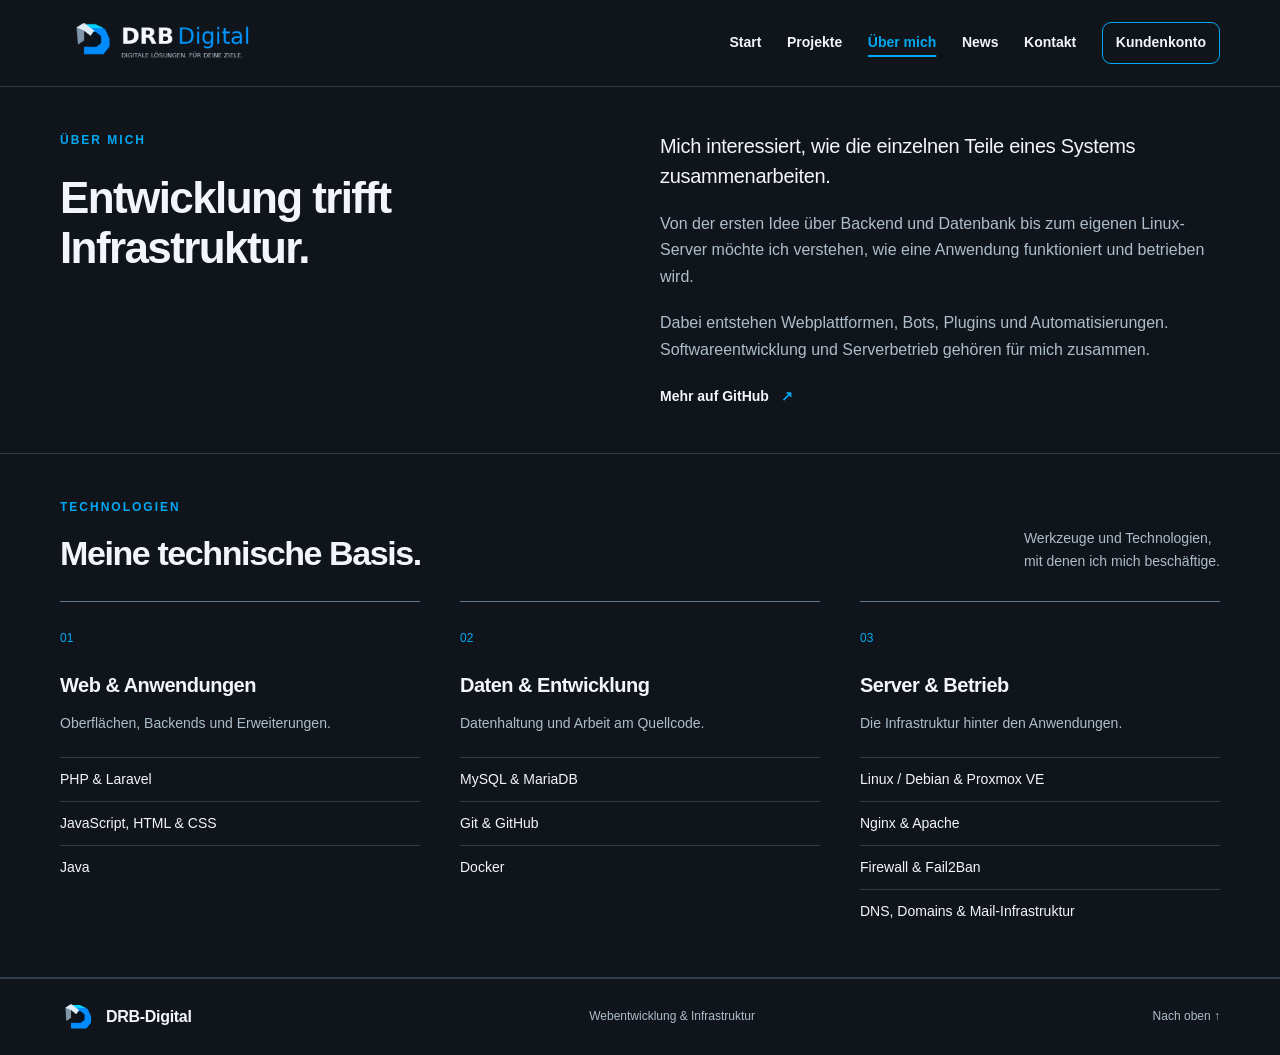
<file: ueber-mich.html>
<!DOCTYPE html>
<html lang="de">
<head>
  <meta charset="UTF-8">
  <meta name="viewport" content="width=device-width, initial-scale=1">
  <meta name="description" content="Wie Danny Webentwicklung und Infrastruktur verbindet. Technologien von PHP und Laravel bis Linux und Docker.">
  <meta name="theme-color" content="#10151b">
  <title>Über mich &amp; Technologien — Danny</title>
  <link rel="icon" type="image/png" sizes="128x128" href="drb-digital-symbol-transparent-128px.png">
  <link rel="stylesheet" href="styles.css">
</head>
<body id="top">

<a class="skip-link" href="#main">Zum Inhalt springen</a>
<header class="site-header"><div class="container header-inner">
<a class="brand brand-logo" href="index.html" aria-label="DRB-Digital – Startseite"><img src="drb-digital-transparent-600px.png" srcset="drb-digital-transparent-600px.png 600w, drb-digital-transparent-1200px.png 1200w" sizes="(max-width: 760px) 180px, 216px" width="600" height="200" alt="DRB Digital – Digitale Lösungen. Für deine Ziele."></a>
<nav aria-label="Hauptnavigation"><a href="index.html">Start</a><a href="projekte.html">Projekte</a><a href="ueber-mich.html" aria-current="page">Über mich</a><a href="news.html">News</a><a href="kontakt.html">Kontakt</a><a class="account-nav-link" href="konto.html">Kundenkonto</a></nav>
</div></header>
<main id="main">
<section class="section container about-section" id="about" aria-labelledby="about-title"><div><p class="eyebrow">Über mich</p><h1 id="about-title">Entwicklung trifft<br>Infrastruktur.</h1></div><div class="about-copy"><p class="about-intro">Mich interessiert, wie die einzelnen Teile eines Systems zusammenarbeiten.</p><p>Von der ersten Idee über Backend und Datenbank bis zum eigenen Linux-Server möchte ich verstehen, wie eine Anwendung funktioniert und betrieben wird.</p><p>Dabei entstehen Webplattformen, Bots, Plugins und Automatisierungen. Softwareentwicklung und Serverbetrieb gehören für mich zusammen.</p><a class="text-link" href="https://github.com/danny1984hb-de">Mehr auf GitHub <span aria-hidden="true">↗</span></a></div></section>
<section class="section technologies-section" id="stack" aria-labelledby="stack-title"><div class="container"><div class="section-header"><div><p class="eyebrow">Technologien</p><h2 id="stack-title">Meine technische Basis.</h2></div><p>Werkzeuge und Technologien,<br>mit denen ich mich beschäftige.</p></div>
<div class="technology-grid"><article class="technology-group"><span class="group-number" aria-hidden="true">01</span><h3>Web & Anwendungen</h3><p>Oberflächen, Backends und Erweiterungen.</p><ul><li>PHP & Laravel</li><li>JavaScript, HTML & CSS</li><li>Java</li></ul></article><article class="technology-group"><span class="group-number" aria-hidden="true">02</span><h3>Daten & Entwicklung</h3><p>Datenhaltung und Arbeit am Quellcode.</p><ul><li>MySQL & MariaDB</li><li>Git & GitHub</li><li>Docker</li></ul></article><article class="technology-group" id="infrastructure"><span class="group-number" aria-hidden="true">03</span><h3>Server & Betrieb</h3><p>Die Infrastruktur hinter den Anwendungen.</p><ul><li>Linux / Debian & Proxmox VE</li><li>Nginx & Apache</li><li>Firewall & Fail2Ban</li><li>DNS, Domains & Mail-Infrastruktur</li></ul></article></div></div></section>
</main>
<footer class="site-footer"><div class="container footer-inner"><a class="brand brand-footer" href="index.html" aria-label="DRB-Digital – Startseite"><img src="drb-digital-symbol-transparent-128px.png" width="36" height="36" alt=""><span>DRB-Digital</span></a><p>Webentwicklung & Infrastruktur</p><a href="#top">Nach oben <span aria-hidden="true">↑</span></a></div></footer>
</body>
</html>
</file>
<file: styles.css>
:root{color-scheme:dark;--paper:#10151b;--white:#171f28;--ink:#f2f6fa;--body:#aebdca;--accent:#00a8f3;--line:#303e4b;--soft:#131b23;--width:1160px}
*{box-sizing:border-box}
html{scroll-behavior:smooth;scroll-padding-top:112px}
body{margin:0;background:var(--paper);color:var(--ink);font-family:"Segoe UI",Arial,sans-serif;line-height:1.65;-webkit-font-smoothing:antialiased}
a{color:inherit;text-decoration:none}
a:focus-visible{outline:2px solid var(--accent);outline-offset:6px;border-radius:2px}
::selection{background:var(--accent);color:var(--paper)}
.container{width:min(var(--width),calc(100% - 96px));margin-inline:auto}
.skip-link{position:fixed;top:12px;left:12px;z-index:10;padding:10px 18px;background:var(--accent);color:var(--paper);transform:translateY(-160%)}
.skip-link:focus{transform:translateY(0)}
.site-header{position:sticky;top:0;z-index:5;background:var(--paper);border-bottom:1px solid var(--line)}
.header-inner{min-height:70px;display:flex;justify-content:space-between;align-items:center;gap:30px}
.brand{font-size:28px;font-weight:750;letter-spacing:-1.4px}
.brand span{color:var(--accent)}
nav{display:flex;gap:32px;align-items:center;font-size:14px;font-weight:600}
nav a{padding:8px 0}
nav a:hover,.text-link:hover,.project-link:hover{color:var(--accent);text-decoration:underline;text-underline-offset:5px}
.hero{display:grid;grid-template-columns:1.5fr 1fr;gap:40px;align-items:center;padding-block:48px}
.eyebrow{font-size:12px;text-transform:uppercase;letter-spacing:2px;font-weight:700;color:var(--accent);margin:0 0 22px}
h1,h2,h3,p{margin-top:0}
h1{font-size:clamp(34px,3.5vw,46px);font-weight:650;line-height:1.13;letter-spacing:-1.6px;margin-bottom:26px}
h1 span{color:#b5c9d9}
.lead{max-width:570px;font-size:16px;line-height:1.75;color:var(--body)}
.actions{display:flex;gap:28px;align-items:center;flex-wrap:wrap;margin-top:32px}
.button{display:inline-flex;align-items:center;justify-content:space-between;gap:28px;padding:14px 22px;border-radius:3px;font-size:14px;font-weight:650}
.primary{background:var(--accent);color:#071521;transition:background .2s}
.primary:hover{background:#65caff}
.text-link{font-size:14px;font-weight:650}
.text-link span{margin-left:8px;color:var(--accent)}
.hero-note{font-size:12px;color:var(--body);margin:32px 0 0;letter-spacing:.5px}
.focus-panel{background:var(--white);border:1px solid var(--line);border-top:2px solid var(--accent);border-radius:4px;padding:28px 32px}
.panel-top{display:flex;justify-content:space-between;gap:16px;color:var(--body);font-size:12px;letter-spacing:.6px}
.panel-mark{font-size:22px;line-height:1;color:var(--accent)}
.panel-title{font-size:40px;line-height:1.17;letter-spacing:-1px;font-weight:550;margin:28px 0 30px}
.focus-list{margin:0}
.focus-list>div{padding:15px 0;border-top:1px solid var(--line)}
.focus-list dt{font-size:15px;font-weight:600}
.focus-list dt span{font-size:11px;color:var(--accent);margin-right:15px;font-weight:400}
.focus-list dd{font-size:12px;color:var(--body);margin:4px 0 0 30px}
.panel-bottom{border-top:1px solid var(--line);padding-top:20px;margin-top:2px;font-size:11px;letter-spacing:.5px;color:var(--body)}
.section{padding-block:44px}
h2{font-size:clamp(27px,2.7vw,34px);line-height:1.18;letter-spacing:-1.4px;font-weight:600;margin-bottom:0}
.section-header{display:flex;align-items:flex-end;justify-content:space-between;gap:36px;margin-bottom:28px}
.section-header .eyebrow{margin-bottom:15px}
.section-header>p{font-size:14px;color:var(--body);margin:0;max-width:370px}
.projects-section{background:var(--soft);border-block:1px solid var(--line)}
.project-grid{display:grid;grid-template-columns:repeat(2,minmax(0,1fr));gap:20px}
.project-card{display:flex;flex-direction:column;background:var(--white);border:1px solid var(--line);border-radius:4px;padding:24px}
.project-top{display:flex;align-items:center;justify-content:space-between;gap:14px;margin-bottom:26px}
.project-category{font-size:11px;letter-spacing:1px;text-transform:uppercase;color:var(--body);font-weight:650}
.project-number{font-size:13px;color:var(--accent)}
.project-card h3{font-size:27px;letter-spacing:-.7px;font-weight:600;margin:0 0 12px;line-height:1.25}
.project-card>p:not(.project-caption){font-size:15px;color:var(--body);max-width:430px;margin-bottom:24px}
.tags{list-style:none;padding:0;margin:auto 0 26px;display:flex;gap:8px;flex-wrap:wrap}
.tags li{font-size:11px;background:#22303d;padding:4px 10px;border-radius:3px;color:#c5d4e0}
.project-link,.project-caption{border-top:1px solid var(--line);padding-top:18px;font-size:12px;margin:0}
.project-link{display:flex;justify-content:space-between;font-weight:650}
.project-link span{color:var(--accent)}
.project-caption{color:var(--body)}
.about-section{display:grid;grid-template-columns:1fr 1fr;gap:40px}
.about-copy p{color:var(--body);font-size:16px;margin-bottom:20px}
.about-copy .about-intro{font-size:23px;line-height:1.5;color:var(--ink);letter-spacing:-.3px}
.technologies-section{border-block:1px solid var(--line)}
.technology-grid{display:grid;grid-template-columns:repeat(3,minmax(0,1fr));gap:40px}
.technology-group{border-top:1px solid #60788e;padding-top:22px}
.group-number{font-size:12px;color:var(--accent)}
.technology-group h3{font-size:20px;letter-spacing:-.5px;font-weight:600;margin:18px 0 10px}
.technology-group p{font-size:14px;color:var(--body);margin-bottom:22px}
.technology-group ul{list-style:none;padding:0;margin:0}
.technology-group li{font-size:14px;border-top:1px solid var(--line);padding:10px 0}
.contact-section{padding-block:44px;display:grid;grid-template-columns:1.2fr 1fr;gap:40px;align-items:center}
.contact-section h2{margin-bottom:22px}
.contact-section p:not(.eyebrow){color:var(--body);font-size:15px;margin-bottom:0}
.contact-links a{display:flex;justify-content:space-between;align-items:center;gap:20px;padding:24px 0;border-bottom:1px solid var(--line);font-size:24px;font-weight:600;letter-spacing:-.5px}
.contact-links a:first-child{border-top:1px solid var(--line)}
.contact-links small{display:block;font-size:11px;letter-spacing:1px;color:var(--body);text-transform:uppercase;font-weight:500;margin-bottom:5px}
.contact-links a>span:last-child,.contact-links a:hover{color:var(--accent)}
.site-footer{border-top:1px solid var(--line)}
.footer-inner{min-height:76px;display:flex;align-items:center;justify-content:space-between;gap:24px}
.footer-inner p,.footer-inner>a:last-child{font-size:12px;color:var(--body);margin:0}
@media(min-width:1500px){.hero{padding-block:36px}}
@media(max-width:1000px){.container{width:calc(100% - 64px)}.hero{gap:36px;padding-block:44px}.focus-panel{padding:26px}.hero h1{letter-spacing:-1.8px}.technology-grid{gap:24px}.contact-section{gap:40px}}
@media(max-width:760px){html{scroll-padding-top:135px}.container{width:calc(100% - 40px)}.header-inner{min-height:104px;flex-wrap:wrap;gap:6px;padding-block:12px}.brand{font-size:25px}nav{width:100%;gap:12px;font-size:12px;justify-content:space-between}nav a{padding:5px 0}.hero{grid-template-columns:1fr;padding-block:32px;gap:38px}h1{font-size:clamp(34px,7.5vw,55px);letter-spacing:-1.6px}.lead{font-size:16px}.focus-panel{padding:28px}.panel-title{font-size:34px}.section{padding-block:36px}.section-header{display:block;margin-bottom:28px}.section-header>p{margin-top:20px}.project-grid,.about-section,.technology-grid,.contact-section{grid-template-columns:1fr}.project-card{padding:26px}.project-card h3{font-size:25px}.about-section{gap:28px}.technology-grid{gap:32px}.contact-section{padding-block:36px;gap:32px}.footer-inner{flex-wrap:wrap;gap:12px;padding-block:24px}.footer-inner p{width:100%;order:3}.eyebrow{font-size:11px;letter-spacing:1.5px}.actions{gap:22px}}
@media(prefers-reduced-motion:reduce){html{scroll-behavior:auto}*,*::before,*::after{transition:none!important;animation:none!important}}

/* Shared compact layout for the four static pages. */
body{min-height:100vh;display:flex;flex-direction:column}
main{flex:1}
nav a[aria-current="page"]{color:var(--accent);text-decoration:underline;text-underline-offset:8px;text-decoration-thickness:2px}
.section-header h1{font-size:clamp(32px,3.5vw,44px);margin:0}
.project-card .card-title{font-size:24px;line-height:1.25;letter-spacing:-.6px;margin:0 0 12px}
.project-top{margin-bottom:18px}
.tags{margin-bottom:18px}
.focus-panel{padding:24px}
.panel-title{font-size:24px;margin:20px 0;letter-spacing:-.6px}
.focus-list>div{padding:11px 0}
.panel-link{display:flex;justify-content:space-between;gap:16px;margin-top:6px;padding-top:16px}
.panel-link:hover{color:var(--accent)}
.hero-note{margin-top:24px}
.actions{margin-top:24px}
.overview{padding-bottom:40px}
.overview-heading{display:flex;align-items:baseline;justify-content:space-between;gap:16px;border-top:1px solid var(--line);padding-top:24px;margin-bottom:18px}
.overview-heading h2{font-size:20px;letter-spacing:-.4px}
.overview-heading p{font-size:13px;color:var(--body);margin:0}
.overview-grid{display:grid;grid-template-columns:repeat(3,minmax(0,1fr));gap:16px}
.overview-grid>a{display:block;border:1px solid var(--line);border-radius:4px;padding:20px;background:var(--white);position:relative}
.overview-grid>a:hover{border-color:var(--accent)}
.overview-grid .eyebrow{display:block;font-size:10px;margin-bottom:12px}
.overview-grid h3{font-size:17px;line-height:1.4;margin-bottom:8px;font-weight:600}
.overview-grid p{font-size:13px;color:var(--body);margin:0 14px 0 0}
.overview-arrow{display:block;color:var(--accent);margin-top:12px}
.contact-section h1{margin-bottom:20px}
.about-section h1{font-size:clamp(32px,3.5vw,44px)}
.about-copy .about-intro{font-size:20px}
@media(max-width:760px){.overview-grid{grid-template-columns:1fr}.overview-heading{display:block}.overview-heading p{margin-top:8px}.overview-grid>a{padding:18px}.overview-arrow{position:absolute;right:18px;top:10px}.overview-grid h3{padding-right:18px}.hero{gap:24px}.section-header{margin-bottom:24px}h1{font-size:clamp(32px,7vw,42px)}.contact-section{gap:24px}.header-inner{min-height:100px}.about-copy p{margin-bottom:14px}}

/* Original DRB-Digital logos; preserve image colors and aspect ratios. */
.brand-logo{display:inline-flex;align-items:center;flex-shrink:0}
.brand-logo img{display:block;width:216px;height:auto}
.header-inner{min-height:86px}
.brand-footer{display:inline-flex;align-items:center;gap:10px;font-size:16px;letter-spacing:-.3px;font-weight:600}
.brand-footer img{display:block;width:36px;height:36px}
.brand-footer span{color:var(--ink)}
@media(max-width:760px){.brand-logo img{width:180px}.header-inner{min-height:108px;gap:4px;padding-block:8px}.brand-footer{font-size:15px}}

/* Four-second circuit intro, used only by index.html. */
.page-loader[hidden]{display:none}
.page-loader{position:fixed;inset:0;z-index:100;display:grid;place-items:center;background:#10151b;transition:opacity .2s ease,visibility .2s ease;animation:intro-failsafe 0s 4s forwards}
.page-loader.is-finished{opacity:0;visibility:hidden;pointer-events:none}
.loader-content{text-align:center;padding:24px;width:min(100%,440px)}
.circuit{display:block;width:100%;height:auto;margin:0 auto 20px}
.circuit-traces{stroke:#294359;stroke-width:1.5}
.circuit-signals{stroke:var(--accent);stroke-width:2;stroke-dasharray:8 92;animation:circuit-flow 1.5s linear infinite}
.chip{fill:#142b3d;stroke:var(--accent);stroke-width:1.5;stroke-dasharray:320;animation:chip-build 1.1s ease-out both}
.chip-inner{stroke:#397297;stroke-width:1}
.chip-code{stroke:#a1dfff;stroke-width:2;stroke-linecap:round;stroke-linejoin:round}
.circuit-nodes{fill:var(--accent)}
.loader-name{font-size:clamp(17px,4vw,21px);font-weight:600;letter-spacing:-.4px;margin:0 0 8px}
.loader-label{font-size:12px;color:var(--body);margin:0}
.loader-track{width:180px;height:2px;overflow:hidden;background:var(--line);margin:24px auto 0}
.loader-track::after{content:"";display:block;width:100%;height:100%;background:var(--accent);transform-origin:left;animation:intro-progress 4s linear both}
@keyframes circuit-flow{to{stroke-dashoffset:-100}}
@keyframes chip-build{from{stroke-dashoffset:320;opacity:0}to{stroke-dashoffset:0;opacity:1}}
@keyframes intro-progress{from{transform:scaleX(0)}to{transform:scaleX(1)}}
@keyframes intro-failsafe{to{opacity:0;visibility:hidden;pointer-events:none}}
@media(prefers-reduced-motion:reduce){.page-loader{display:none!important}}

/* Kundenbewertungen-Slider */
.testimonials-section{padding-block:44px}
.testimonial-actions{display:flex;gap:18px;align-items:center}
.testimonial-shell{display:grid;grid-template-columns:44px minmax(0,1fr) 44px;gap:14px;align-items:center}
.testimonial-viewport{overflow:hidden}
.testimonial-track{display:flex;gap:16px;transition:transform .45s ease}
.testimonial-card{flex:0 0 calc((100% - 32px)/3);min-width:0;background:var(--white);border:1px solid var(--line);border-top:2px solid var(--accent);border-radius:4px;padding:24px;display:flex;flex-direction:column}
.testimonial-top{display:flex;justify-content:space-between;gap:12px;align-items:center;margin-bottom:18px}
.testimonial-stars{color:#ffc400;letter-spacing:2px;font-size:16px;white-space:nowrap}
.testimonial-source{font-size:10px;text-transform:uppercase;letter-spacing:.8px;color:var(--body)}
.testimonial-card blockquote{margin:0 0 24px;color:var(--body);font-size:14px;line-height:1.7;display:-webkit-box;-webkit-line-clamp:6;-webkit-box-orient:vertical;overflow:hidden}
.testimonial-card footer{margin-top:auto;border-top:1px solid var(--line);padding-top:16px;display:flex;flex-direction:column;font-size:13px}
.testimonial-card footer span{color:var(--body);font-size:11px}
.testimonial-nav{width:44px;height:44px;border:1px solid var(--line);border-radius:50%;background:var(--white);color:var(--ink);font-size:27px;cursor:pointer}
.testimonial-nav:hover:not(:disabled){border-color:var(--accent);color:var(--accent)}
.testimonial-nav:disabled{opacity:.3;cursor:default}
.testimonial-dots{display:flex;justify-content:center;gap:8px;margin-top:18px}
.testimonial-dots button{width:7px;height:7px;padding:0;border:0;border-radius:50%;background:var(--line);cursor:pointer}
.testimonial-dots button.active{background:var(--accent)}
.testimonial-status{text-align:center;color:var(--body);font-size:13px;margin:16px 0 0}
@media(max-width:1000px){.testimonial-card{flex-basis:calc((100% - 16px)/2)}}
@media(max-width:760px){.testimonials-section{padding-block:36px}.testimonial-shell{grid-template-columns:34px minmax(0,1fr) 34px;gap:8px}.testimonial-nav{width:34px;height:34px;font-size:22px}.testimonial-card{flex-basis:100%;padding:20px}.testimonial-actions{margin-top:14px}.testimonial-top{align-items:flex-start;flex-direction:column}}

/* Testimonials v2: larger two-card layout */
.testimonial-card{flex-basis:calc((100% - 16px)/2);padding:28px}
.testimonial-card blockquote{-webkit-line-clamp:8;font-size:15px;line-height:1.75}
.testimonial-shell{grid-template-columns:38px minmax(0,1fr) 38px;gap:12px}
.testimonial-nav{width:38px;height:38px;font-size:24px}
@media(max-width:1000px){.testimonial-card{flex-basis:calc((100% - 16px)/2)}}
@media(max-width:760px){.testimonial-card{flex-basis:100%;padding:22px}.testimonial-card blockquote{-webkit-line-clamp:9}}

/* Testimonials v2.1: enforce exactly 2 cards on desktop */
@media(min-width:761px){
  .testimonial-track{display:flex!important;gap:16px!important}
  .testimonial-card{
    flex-grow:0!important;
    flex-shrink:0!important;
    flex-basis:calc((100% - 16px)/2)!important;
    width:calc((100% - 16px)/2)!important;
    max-width:calc((100% - 16px)/2)!important;
  }
}
@media(max-width:760px){
  .testimonial-card{
    flex:0 0 100%!important;
    width:100%!important;
    max-width:100%!important;
  }
}


/* DRB customer portal navigation */
.site-header nav{gap:clamp(10px,2vw,32px);flex-wrap:wrap;justify-content:flex-end}
.site-header nav .account-nav-link{display:inline-flex;align-items:center;justify-content:center;padding:8px 13px;border:1px solid var(--accent);border-radius:9px;color:var(--ink);white-space:nowrap}
.site-header nav .account-nav-link:hover,.site-header nav .account-nav-link[aria-current="page"]{background:rgba(0,168,243,.13);color:var(--accent);text-decoration:none}
@media(max-width:760px){.site-header nav{gap:8px;justify-content:center}.site-header nav a{padding:6px 5px}.site-header nav .account-nav-link{padding:6px 10px}}


/* DRB Customer Manager: customer login on the homepage */
.drb-account-section{scroll-margin-top:126px;margin-block:22px 42px;padding:30px;border:1px solid var(--line);border-top:2px solid var(--accent);border-radius:20px;background:linear-gradient(140deg,rgba(0,168,243,.06),rgba(23,31,40,.86) 42%,var(--soft))}
.drb-account-heading{display:flex;justify-content:space-between;gap:26px;align-items:flex-end;margin-bottom:24px}
.drb-account-heading .eyebrow{margin-bottom:10px}
.drb-account-heading h2{font-size:clamp(28px,3vw,38px);margin:0}
.drb-account-heading>p{max-width:370px;color:var(--body);font-size:14px;margin:0}
.drb-account-actions{display:grid;grid-template-columns:repeat(2,minmax(0,1fr));gap:16px}
.drb-account-action{display:flex;flex-direction:column;align-items:stretch;min-width:0;border:1px solid var(--line);background:var(--white);border-radius:15px;padding:24px}
.drb-account-action-label{display:flex;align-items:center;gap:9px;font-size:11px;letter-spacing:.08em;text-transform:uppercase;font-weight:700;color:var(--accent);margin-bottom:8px}
.drb-account-action-label span{display:grid;place-items:center;width:25px;height:25px;font-size:18px;border:1px solid var(--line);border-radius:7px}
.drb-account-action h3{margin:0 0 8px;font-size:22px}
.drb-account-action p{margin:0 0 18px;font-size:13px;line-height:1.7;color:var(--body);flex:1}
.drb-account-primary{display:flex;justify-content:space-between;align-items:center;gap:14px;min-height:45px;padding:11px 15px;border-radius:9px;color:#071521;background:var(--accent);font-size:14px;font-weight:750}
.drb-account-primary:hover{background:#65caff;color:#071521;text-decoration:none}
.drb-account-social{margin-top:20px;border:1px solid var(--line);background:var(--white);border-radius:15px;padding:24px}
.drb-account-social-header{display:flex;align-items:flex-start;justify-content:space-between;gap:18px;margin-bottom:19px}
.drb-account-social-header h3{font-size:23px;line-height:1.3;margin:0 0 8px}
.drb-account-social-header p{font-size:13px;color:var(--body);line-height:1.7;max-width:740px;margin:0}
.drb-account-profile-link{flex-shrink:0;padding:10px 13px;color:var(--accent);font-size:12px;border:1px solid var(--accent);border-radius:9px;font-weight:700}
.drb-account-profile-link:hover{background:rgba(0,168,243,.1);text-decoration:none}
.drb-social-providers{display:grid;grid-template-columns:repeat(4,minmax(0,1fr));gap:10px}
.drb-social-provider{min-width:0;display:flex;align-items:center;gap:10px;border:1px solid var(--line);background:var(--soft);border-radius:11px;padding:12px;transition:border-color .15s,transform .15s}
.drb-social-provider:hover{border-color:var(--accent);transform:translateY(-2px);text-decoration:none}
.drb-social-provider-icon{display:grid;place-items:center;flex:0 0 35px;height:35px;border:1px solid var(--line);border-radius:9px;background:var(--paper);font-weight:750;font-size:12px}
.drb-social-provider strong,.drb-social-provider small{display:block;line-height:1.4}
.drb-social-provider strong{font-size:13px}
.drb-social-provider small{font-size:10px;color:var(--body)}
.drb-account-note{font-size:12px;line-height:1.65;color:var(--body);margin:18px 0 0}
.drb-account-note a{color:var(--accent);text-decoration:underline}
@media(max-width:1050px){.drb-social-providers{grid-template-columns:repeat(3,minmax(0,1fr))}}
@media(max-width:760px){.drb-account-section{padding:20px;margin-block:12px 30px;scroll-margin-top:165px}.drb-account-heading{display:block}.drb-account-heading>p{margin-top:10px}.drb-account-actions{grid-template-columns:1fr}.drb-account-action,.drb-account-social{padding:19px}.drb-account-social-header{flex-direction:column;gap:12px}.drb-social-providers{grid-template-columns:repeat(2,minmax(0,1fr))}}
@media(max-width:440px){.drb-social-providers{grid-template-columns:1fr}.drb-social-provider{padding:10px 12px}.drb-account-heading h2{font-size:29px}}
</file>
<file: news.css>
.news-grid{display:grid;grid-template-columns:repeat(3,minmax(0,1fr));gap:20px}.news-card{display:flex;flex-direction:column;border:1px solid var(--line);border-radius:4px;padding:24px;background:var(--white);overflow-wrap:anywhere}.news-date{font-size:12px;color:var(--body);margin-bottom:14px}.news-card h2{font-size:23px;line-height:1.3;letter-spacing:-.5px;margin-bottom:14px}.news-summary{color:var(--body);font-size:14px}.news-card .text-link{margin-top:auto;padding-top:12px}.news-retry{margin-top:20px;border:0;cursor:pointer;font-family:inherit}.news-retry[hidden]{display:none}.news-retry:focus-visible{outline:2px solid var(--accent);outline-offset:5px}.news-source{margin-top:28px}#news-status{color:var(--body);font-size:14px}#news-status:empty{display:none}@media(max-width:1000px){.news-grid{grid-template-columns:repeat(2,minmax(0,1fr))}}@media(max-width:760px){.news-grid{grid-template-columns:1fr}}

.news-grid[hidden],.news-article[hidden]{display:none}
.home-news{padding-block:12px 40px}
.home-news>.section-header{border-top:1px solid var(--line);padding-top:28px}
.home-news .news-card h2{font-size:20px}
.news-article{max-width:780px}
.news-content{margin-top:20px;line-height:1.85;overflow-wrap:anywhere}
.news-content h2,.news-content h3,.news-content h4{margin:28px 0 16px}
.news-content p,.news-content ul,.news-content ol{margin-bottom:20px}
.news-content img{max-width:100%;height:auto;border-radius:4px}
.news-content a{color:var(--accent);text-decoration:underline;text-underline-offset:3px}
.news-content pre{overflow:auto;padding:18px;background:var(--white);border:1px solid var(--line)}
.news-content blockquote{border-left:3px solid var(--accent);padding-left:18px;margin-inline:0;color:var(--body)}
.news-content table{display:block;max-width:100%;overflow:auto;border-collapse:collapse}
.news-content td,.news-content th{padding:10px;border:1px solid var(--line)}

/* The first safe article image is also the card preview. */
.news-preview{display:block;width:100%;height:auto;aspect-ratio:16/9;object-fit:cover;border-radius:3px;margin-bottom:18px;background:var(--soft)}
</file>
<file: drb-auth.css>
/* DRB Customer Manager v0.4 – separate authentication pages */
.auth-layout{width:min(100%,1070px);margin:0 auto;padding:60px 0 90px}
.auth-head{text-align:center;margin-bottom:32px}
.auth-head .eyebrow{margin:0 0 12px}
.auth-head h1{font-size:clamp(32px,4.5vw,52px);margin:0 0 13px}
.auth-head p{color:var(--body);max-width:690px;margin:0 auto;line-height:1.75}
.auth-columns{display:grid;grid-template-columns:1.25fr .95fr;gap:22px;align-items:start}
.auth-panel{background:var(--white);border:1px solid var(--line);border-radius:19px;padding:30px;min-width:0}
.auth-panel h2{font-size:25px;margin:0 0 10px;letter-spacing:-.5px}
.auth-panel .intro{font-size:14px;color:var(--body);margin:0 0 22px}
.auth-form{display:grid;gap:16px}
.auth-field label{display:block;font-size:13px;font-weight:700;margin:0 0 7px}
.auth-field input,.auth-field select,.auth-field textarea{display:block;width:100%;background:var(--paper);border:1px solid var(--line);border-radius:10px;padding:12px 14px;color:var(--ink);font:inherit;box-sizing:border-box}
.auth-field textarea{min-height:86px;resize:vertical}
.auth-field input:focus,.auth-field select:focus{outline:2px solid var(--accent);outline-offset:1px}
.auth-fieldset{display:grid;grid-template-columns:1fr 1fr;gap:13px}
.auth-full{grid-column:1/-1}
.auth-primary,.auth-secondary{display:inline-flex;justify-content:center;align-items:center;gap:8px;padding:12px 18px;border-radius:10px;font:inherit;font-size:14px;font-weight:750;cursor:pointer;border:1px solid var(--accent);text-decoration:none}
.auth-primary{background:var(--accent);color:#071521}
.auth-secondary{background:transparent;color:var(--ink)}
.auth-primary:hover{background:#65caff;color:#071521;text-decoration:none}
.auth-secondary:hover{color:var(--accent);text-decoration:none}
.auth-primary:disabled{opacity:.65;cursor:wait}
.auth-helper{font-size:13px;color:var(--body);margin:17px 0 0}
.auth-helper a{color:var(--accent);font-weight:700}
.auth-message{padding:11px 13px;background:var(--soft);border-left:3px solid var(--accent);border-radius:7px;font-size:13px;color:var(--ink);margin:0 0 16px;line-height:1.6;white-space:pre-line}
.auth-message.error{border-color:#f08282}
.auth-message.success{border-color:#64c993}
.auth-message[hidden]{display:none}
.auth-provider-grid{display:grid;grid-template-columns:1fr 1fr;gap:9px}
.auth-provider{display:flex;gap:11px;align-items:center;border:1px solid var(--line);border-radius:10px;padding:11px;background:var(--soft);min-width:0;transition:border-color .2s}
.auth-provider:hover{border-color:var(--accent);text-decoration:none}
.auth-provider[aria-disabled="true"]{opacity:.55;cursor:not-allowed}
.auth-provider span:first-child{display:grid;place-items:center;flex:0 0 31px;height:31px;border:1px solid var(--line);border-radius:7px;font-size:11px;font-weight:800}
.auth-provider strong{font-size:13px;line-height:1.1}
.auth-provider small{display:block;font-size:10px;color:var(--body);margin-top:3px}
.auth-note{font-size:12px;color:var(--body);line-height:1.7;margin-top:16px}
.auth-note a{color:var(--accent)}
.auth-check{display:flex;gap:12px;align-items:flex-start;font-size:12px;color:var(--body)}
.auth-check input{margin-top:5px}
.auth-profile-nav{display:flex;justify-content:space-between;align-items:center;gap:16px;padding:17px 20px;background:var(--soft);border:1px solid var(--line);border-radius:12px;margin-bottom:22px}
.auth-profile-nav p{margin:0}
.auth-profile-nav strong{display:block}
.auth-profile-nav small{display:block;color:var(--body)}
.auth-profile-layout{display:grid;grid-template-columns:1fr;gap:22px}
.auth-address-card{padding:16px;margin:9px 0;border:1px solid var(--line);border-radius:12px;background:var(--soft);font-size:13px;white-space:pre-line}
.auth-address-actions{display:flex;gap:8px;margin-top:10px}
.auth-address-actions button{font:inherit;font-size:12px;border:1px solid var(--line);border-radius:8px;padding:7px 11px;background:var(--white);color:var(--ink);cursor:pointer}
.auth-address-actions button:hover{border-color:var(--accent)}
.auth-secondary-link{color:var(--accent);font-size:13px;font-weight:700}
@media(max-width:800px){.auth-layout{padding:35px 0 55px}.auth-columns{grid-template-columns:1fr}.auth-panel{padding:22px}}
@media(max-width:480px){.auth-fieldset,.auth-provider-grid{grid-template-columns:1fr}.auth-profile-nav{flex-direction:column;align-items:flex-start}.auth-panel{padding:19px}}

.auth-subheading{margin:24px 0 15px;font-size:19px}
.auth-form-actions{display:flex;gap:10px;flex-wrap:wrap}
</file>
